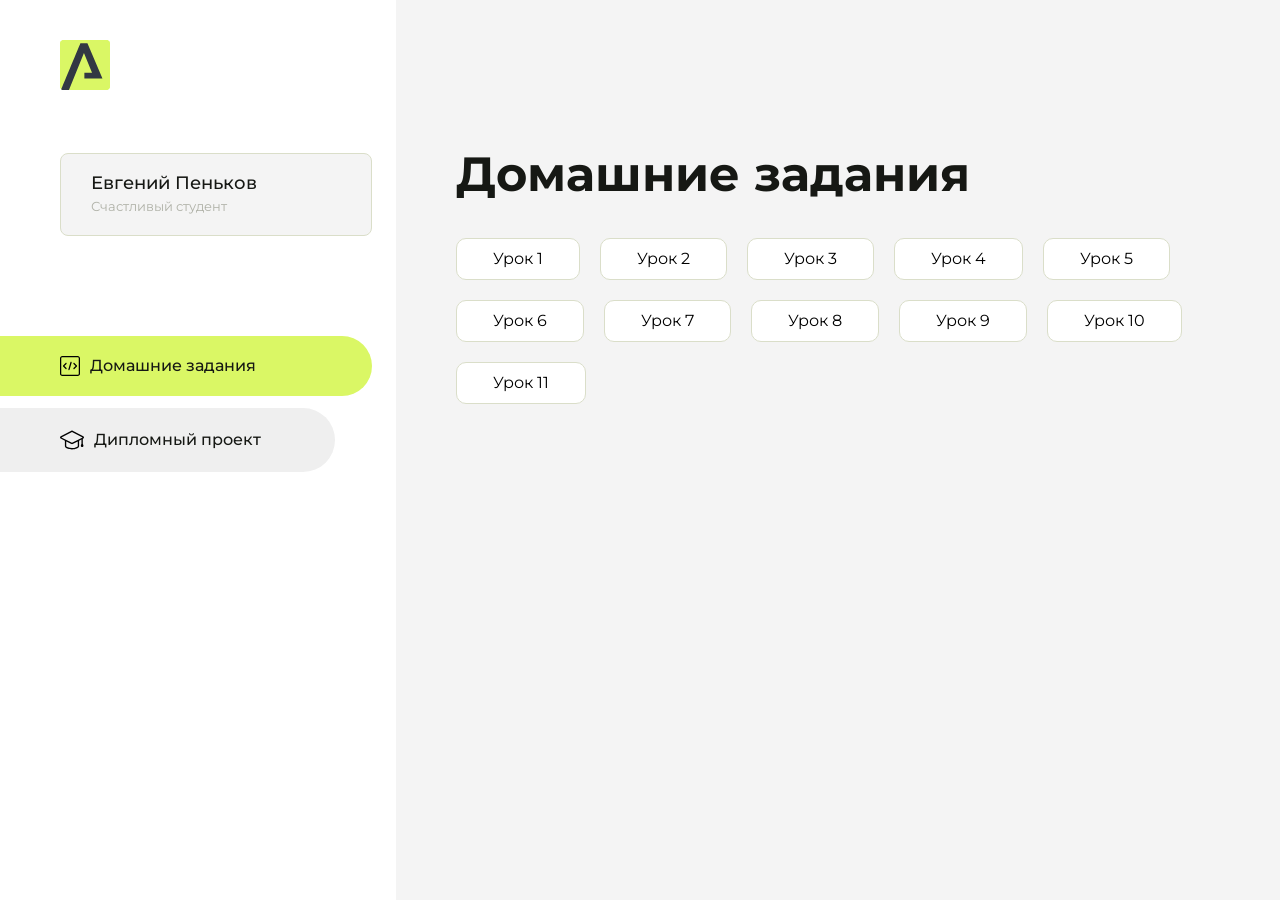
<file: index.html>
<!DOCTYPE html>
<html lang="en">
<head>
    <meta charset="UTF-8">
    <meta name="viewport" content="width=device-width, initial-scale=1.0">
    <title>Домашняя работа</title>
    <link rel="shortcut icon" href="src/logo.ico" type="image/x-icon">
    <link rel="preconnect" href="https://fonts.googleapis.com">
    <link rel="preconnect" href="https://fonts.gstatic.com" crossorigin>
    <link href="https://fonts.googleapis.com/css2?family=Montserrat:wght@400;500;700&family=Rubik:wght@500&display=swap"
          rel="stylesheet">
    <link rel="stylesheet" href="src/style.css">
</head>
<body id="body">
<div class="overlay" id="overlay"></div>
<div class="layout">
    <div class="burger" id="burger">
        <svg viewBox="0 0 24 24" fill="none" xmlns="http://www.w3.org/2000/svg">
            <g id="SVGRepo_bgCarrier" stroke-width="0"></g>
            <g id="SVGRepo_tracerCarrier" stroke-linecap="round" stroke-linejoin="round"></g>
            <g id="SVGRepo_iconCarrier">
                <path d="M4 18L20 18" stroke="#DAF765" stroke-width="2" stroke-linecap="round"></path>
                <path d="M4 12L20 12" stroke="#DAF765" stroke-width="2" stroke-linecap="round"></path>
                <path d="M4 6L20 6" stroke="#DAF765" stroke-width="2" stroke-linecap="round"></path>
            </g>
        </svg>
    </div>
    <aside class="sidebar" id="sidebar">
        <div class="sidebar__inner">
            <div class="logo">
                <svg width="50" height="50" viewBox="0 0 50 50" fill="none" xmlns="http://www.w3.org/2000/svg">
                    <g clip-path="url(#clip0_513_74730)">
                        <path d="M46.17 -0.257004H3.83C1.57281 -0.257004 -0.257 1.57281 -0.257 3.83V46.17C-0.257 48.4272 1.57281 50.257 3.83 50.257H46.17C48.4272 50.257 50.257 48.4272 50.257 46.17V3.83C50.257 1.57281 48.4272 -0.257004 46.17 -0.257004Z"
                              fill="#DAF765"/>
                        <path d="M24.375 38.4H42.461L27.441 3.1585H20.4355C20.4355 3.1585 6.7895 35.881 1.1945 49.294C2.015 50.0275 3.0945 50.257 3.6945 50.257H8.8445L23.954 13.07L32.0465 32.8285H24.375V38.4Z"
                              fill="#323843"/>
                    </g>
                    <defs>
                        <clipPath id="clip0_513_74730">
                            <rect width="50" height="50" fill="white"/>
                        </clipPath>
                    </defs>
                </svg>
            </div>
            <div class="sidebar__user">
                <div class="sidebar__name">Евгений Пеньков</div>
                <div class="sidebar__text">Счастливый студент</div>
            </div>
            <div class="sidebar__tabs">
                <div class="sidebar__item">
                    <button class="sidebar__button active" id="tasks">
                        <svg xmlns="http://www.w3.org/2000/svg" width="20" height="20" viewBox="0 0 20 20" fill="none">
                            <g clip-path="url(#clip0_704_74543)">
                                <path d="M17.7083 20H2.29167C1.0275 20 0 18.9725 0 17.7083V2.29167C0 1.0275 1.0275 0 2.29167 0H17.7083C18.9725 0 20 1.0275 20 2.29167V17.7083C20 18.9725 18.9725 20 17.7083 20ZM2.29167 1.25C1.7175 1.25 1.25 1.7175 1.25 2.29167V17.7083C1.25 18.2825 1.7175 18.75 2.29167 18.75H17.7083C18.2825 18.75 18.75 18.2825 18.75 17.7083V2.29167C18.75 1.7175 18.2825 1.25 17.7083 1.25H2.29167Z"
                                      fill="black"/>
                                <path d="M6.04167 13.125C5.88167 13.125 5.72167 13.0642 5.6 12.9417L3.1 10.4417C2.85583 10.1975 2.85583 9.80167 3.1 9.5575L5.6 7.0575C5.84417 6.81333 6.24 6.81333 6.48417 7.0575C6.72833 7.30167 6.72833 7.6975 6.48417 7.94167L4.42583 10L6.48417 12.0583C6.72833 12.3025 6.72833 12.6983 6.48417 12.9425C6.36167 13.0642 6.20167 13.125 6.04167 13.125Z"
                                      fill="black"/>
                                <path d="M8.95833 14.1667C8.9 14.1667 8.84 14.1583 8.78167 14.1417C8.45083 14.0442 8.26083 13.6967 8.35833 13.3658L10.4417 6.28251C10.5392 5.95084 10.8892 5.76417 11.2175 5.85917C11.5483 5.95667 11.7383 6.30417 11.6408 6.63501L9.5575 13.7183C9.47833 13.9908 9.22833 14.1667 8.95833 14.1667Z"
                                      fill="black"/>
                                <path d="M13.9583 13.125C13.7983 13.125 13.6383 13.0642 13.5167 12.9417C13.2725 12.6975 13.2725 12.3017 13.5167 12.0575L15.575 9.99916L13.5167 7.94083C13.2725 7.69666 13.2725 7.30083 13.5167 7.05666C13.7608 6.81249 14.1567 6.81249 14.4008 7.05666L16.9008 9.55666C17.145 9.80083 17.145 10.1967 16.9008 10.4408L14.4008 12.9408C14.2783 13.0642 14.1183 13.125 13.9583 13.125Z"
                                      fill="black"/>
                            </g>
                            <defs>
                                <clipPath id="clip0_704_74543">
                                    <rect width="20" height="20" fill="white"/>
                                </clipPath>
                            </defs>
                        </svg>
                        <span>Домашние задания</span></button>
                </div>
                <div class="sidebar__item">
                    <button class="sidebar__button" id="diplom">
                        <svg xmlns="http://www.w3.org/2000/svg" width="24" height="24" viewBox="0 0 24 24" fill="none">
                            <g clip-path="url(#clip0_704_74553)">
                                <path d="M23.2628 10.5971C23.7176 10.365 24 9.90375 24 9.39337C24 8.883 23.7176 8.42175 23.2628 8.18962L12.6135 2.75362C12.2291 2.55824 11.7705 2.55787 11.3854 2.75399L0.736875 8.19C0.282375 8.42175 0 8.883 0 9.39337C0 9.90375 0.282375 10.365 0.736875 10.5971L4.89038 12.7177V18.2074C4.89038 19.8154 8.412 21.393 12 21.393C15.5884 21.393 19.1096 19.815 19.1096 18.2074V12.7174L21.4609 11.517V15.8017L20.901 17.2305C20.7409 17.6389 20.7934 18.0994 21.0405 18.4616C21.2876 18.8246 21.6979 19.041 22.1366 19.041C22.5754 19.041 22.9852 18.8246 23.2324 18.462C23.4795 18.099 23.532 17.6385 23.3719 17.2301L22.8124 15.8021V10.827L23.2628 10.5971ZM17.7623 18.1721C17.6198 18.6375 15.3491 20.0419 12 20.0419C8.65088 20.0419 6.38025 18.6375 6.2415 18.2074V12.3037L6.23887 12.3019C6.23812 12.057 6.1065 11.8207 5.87325 11.7019L1.3515 9.39337L12 3.95737L22.6489 9.39337L12 14.8294L5.87325 11.7019C5.54063 11.5331 4.6695 11.6674 4.5 12C4.33012 12.3322 4.55813 12.5479 4.89038 12.7177L11.3857 16.0331C11.5781 16.1314 11.7889 16.1805 12 16.1805C12.2107 16.1805 12.4222 16.1314 12.6146 16.0331L17.7593 13.407L17.7623 18.1721Z"
                                      fill="black"/>
                            </g>
                            <defs>
                                <clipPath id="clip0_704_74553">
                                    <rect width="24" height="24" fill="white"/>
                                </clipPath>
                            </defs>
                        </svg>
                        <span>Дипломный проект</span></button>
                </div>
            </div>
        </div>

    </aside>
    <div class="content">
        <div class="container">
            <div class="content__block" id="tasksBlock">
                <div class="content__title">Домашние задания</div>
                <ul class="content__list">
                    <li class="content__list-item">
                        <a href="lesson1/index.html">Урок 1</a>
                    </li>
                    <li class="content__list-item">
                        <a href="lesson2/index.html">Урок 2</a>
                    </li>
                     <li class="content__list-item">
                        <a href="lesson3/index.html">Урок 3</a>
                    </li>
                     <li class="content__list-item">
                        <a href="lesson4/index.html">Урок 4</a>
                    </li>
                    <li class="content__list-item">
                        <a href="lesson5/article.html">Урок 5</a>
                    </li>
                    <li class="content__list-item">
                        <a href="lesson6/header.html">Урок 6</a>
                    </li>
                    <li class="content__list-item">
                        <a href="lesson7/article.html">Урок 7</a>
                    </li>
                    <li class="content__list-item">
                        <a href="lesson8/forms.html">Урок 8</a>
                    </li>
                    <li class="content__list-item">
                        <a href="lesson9/article.html">Урок 9</a>
                    </li>
                    <li class="content__list-item">
                        <a href="lesson10/index.html">Урок 10</a>
                    </li>
                    <li class="content__list-item">
                        <a href="lesson11/index.html">Урок 11</a>
                    </li>
                </ul>
            </div>
            <div class="content__block hidden" id="diplomBlock">
                <div class="content__title">Дипломный проект</div>
                <div class="content__list-diplom">
                    <a href="ПАПКА-С-НОМЕРОМ-УРОКА">Ссылка на ДЗ</a>
                </div>
                <div class="content__decor">
                    <div class="content__decor-text">Давай проверим, чему ты научился!</div>
                    <div class="content__decor-img">
                        <img src="src/decor.png" alt="decor">
                    </div>
                </div>
            </div>
        </div>
    </div>
</div>
<script src="src/index.js"></script>
</body>
</html>
</file>
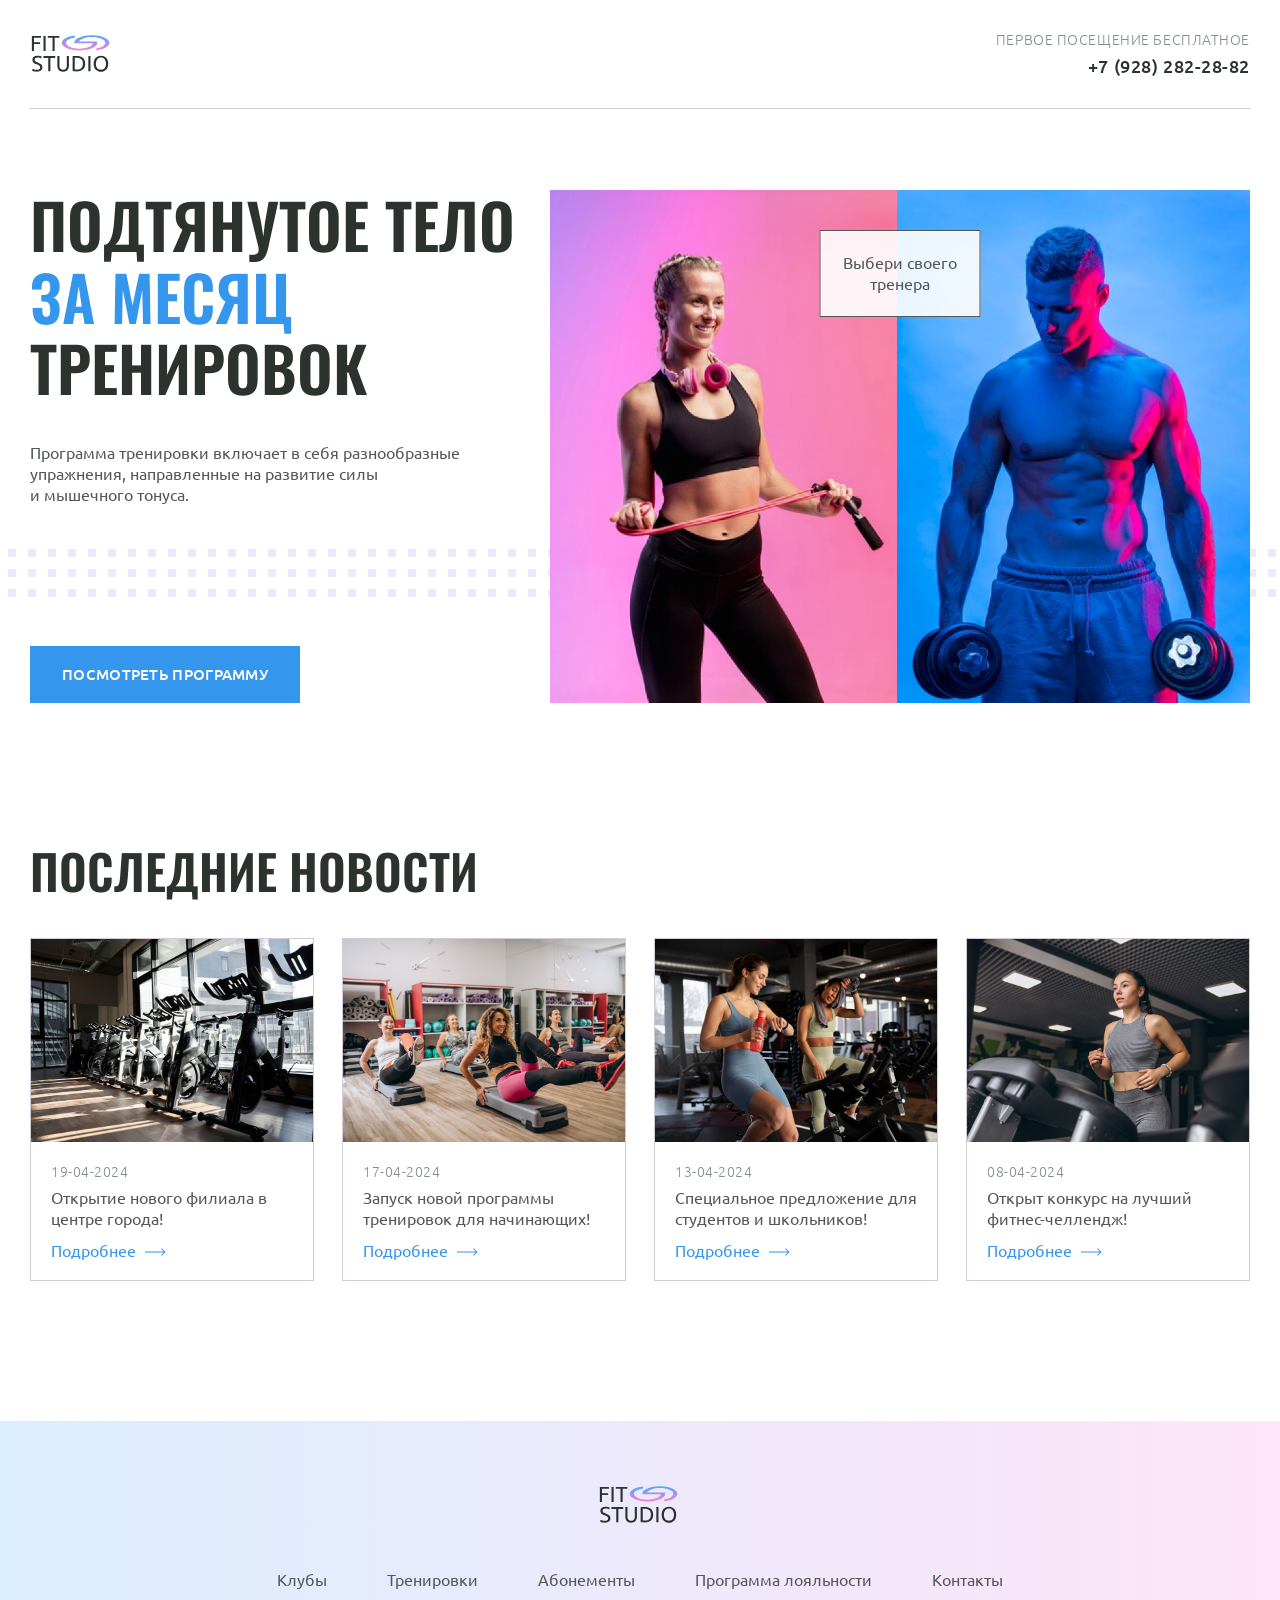
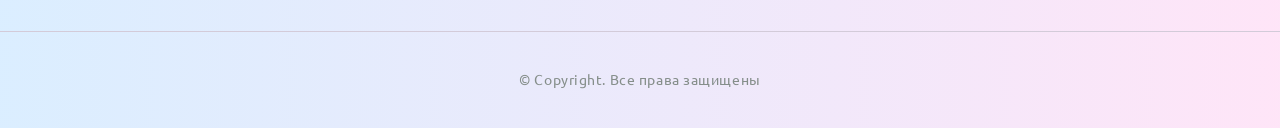
<file: lesson10/index.html>
<!DOCTYPE html>
<html lang="ru">
<head>
    <meta charset="UTF-8">
    <meta name="viewport" content="width=device-width, initial-scale=1.0">
    <title>Fit Studio - Главная</title>
    <link rel="stylesheet" href="./css/normalize.css">
    <link rel="stylesheet" href="./css/fonts.css">
    <link rel="stylesheet" href="./css/globals.css">
    <link rel="stylesheet" href="./css/header.css">
    <link rel="stylesheet" href="./css/index.css">
    <link rel="stylesheet" href="./css/footer.css">
    <link rel="icon" type="image/x-icon" href="./images/favicon.ico">
</head>
<body>
    <header class="header ">
        <div class="container ">
            <div class="header-inner">
                <a href=".//index.html">
                <img src="./images/logo-icon.svg" width="84" height="45" alt="Логотип Fit Studio">
                </a>
                <div class="phone text-sub">
                    <p>Первое посещение бесплатное</p>
                    <a href="tel:+79282822882">+7 (928) 282-28-82</a>
                </div>
            </div>
        </div>

    </header>
    <section class="hero section">
        <div class="container hero-container">
            <div class="hero-info">
                <h1>Подтянутое тело <strong>за месяц</strong> тренировок
                </h1>
                <p class="text">Программа тренировки включает в себя разнообразные упражнения, направленные на развитие силы и мышечного тонуса.</p>
                <a class="button" href="#">Посмотреть программу</a>
            </div>
            <div class="hero-images">
                <p class="hero-choose text">Выбери своего тренера</p>
                <img src="./images/sporty-woman-img.jpg" width="347" height="513" alt="Спортивная девушка на розовом фоне">
                <img src="./images/sporty-man-img.jpg" width="353" height="513" alt="Спортивный мужчина с гантелями">
            </div>
        </div>
    </section>
    <section class="news section">
        <div class="container">
            <h2 class="title-large">Последние новости</h2>
            <div class="news-container">
                <article class="news-article">
                    <header>
                        <img src="./images/news-img1.png"
                         width="284" 
                         height="203" 
                         alt="Велотренажеры в спортивном зале">
                         <div class="news-info">
                            <time class="news-date text-sub" datetime="2024-04-19">
                                19-04-2024</time>
                            <h3 class="text">Открытие нового филиала в центре города! </h3>
                         </div>
                    </header>
                    <footer>
                        <a class="news-link" href="article.html">Подробнее</a>
                    </footer>
                </article>
                <article class="news-article">
                    <header>
                        <img src="./images/news-img2.png"
                         width="284" 
                         height="203" 
                         alt="Девушки качают пресс в спортивном зале">
                         <div class="news-info">
                            <time class="news-date text-sub" datetime="2024-04-17">
                                17-04-2024</time>
                            <h3 class="text">Запуск новой программы тренировок для начинающих!</h3>
                         </div>
                    </header>
                    <footer>
                        <a class="news-link" href="article.html">Подробнее</a>
                    </footer>
                </article>
                <article class="news-article">
                    <header>
                        <img src="./images/news-img3.png"
                         width="284" 
                         height="203" 
                         alt="Подруги отдыхают после кардио тренировки на велотренажере">
                         <div class="news-info">
                            <time class="news-date text-sub" datetime="2024-04-13">
                                13-04-2024</time>
                            <h3 class="text">Специальное предложение для студентов и школьников!</h3>
                         </div>
                    </header>
                    <footer>
                        <a class="news-link" href="article.html">Подробнее</a>
                    </footer>
                </article>
                <article class="news-article">
                    <header>
                        <img src="./images/news-img4.png"
                         width="284" 
                         height="203" 
                         alt="Девушка занимается спортом на беговой дорожке">
                         <div class="news-info">
                            <time class="news-date text-sub" datetime="2024-04-08">
                                08-04-2024</time>
                            <h3 class="text">Открыт конкурс на лучший фитнес-челлендж!</h3>
                         </div>
                    </header>
                    <footer>
                        <a class="news-link" href="article.html">Подробнее</a>
                    </footer>
                </article>
            </div>
        </div>
    </section>
    <footer class="footer">
        <div class="footer-top">
            <div class="container">
                <a href="/" class="footer-logo">
                <img src="./images/logo-icon.svg" width="84" height="45" alt="Логотип Fit Studio">
                </a> 
                <nav class="menu">
                    <ul>
                        <li><a href="#">Клубы</a></li>
                        <li><a href="#">Тренировки</a></li>
                        <li><a href="#">Абонементы</a></li>
                        <li><a href="#">Программа лояльности</a></li>
                        <li><a href="#">Контакты</a></li>
                    </ul>
                </nav>
            </div>
        </div>
        <div>
            <p class="copiright"> &copy; Copyright. Все права защищены</p>
        </div>

    </footer>
</body>
</html>
</file>
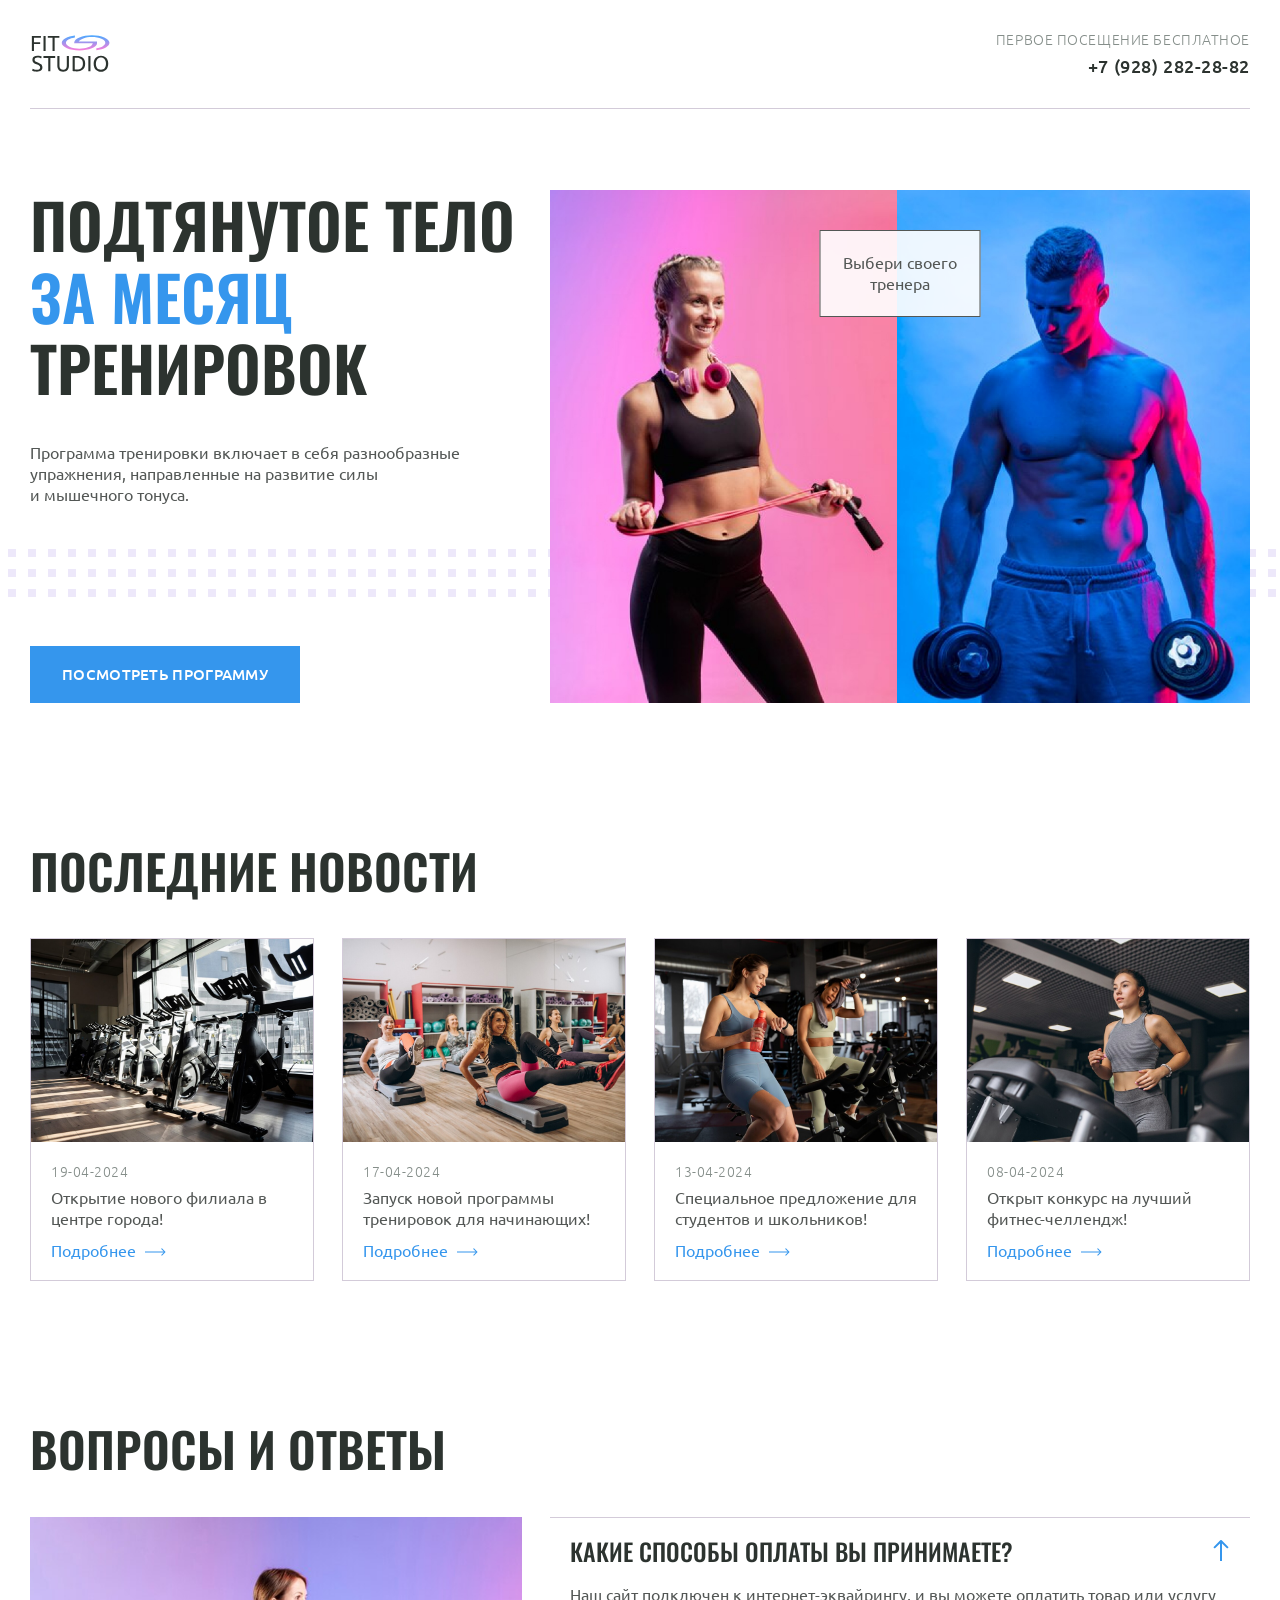
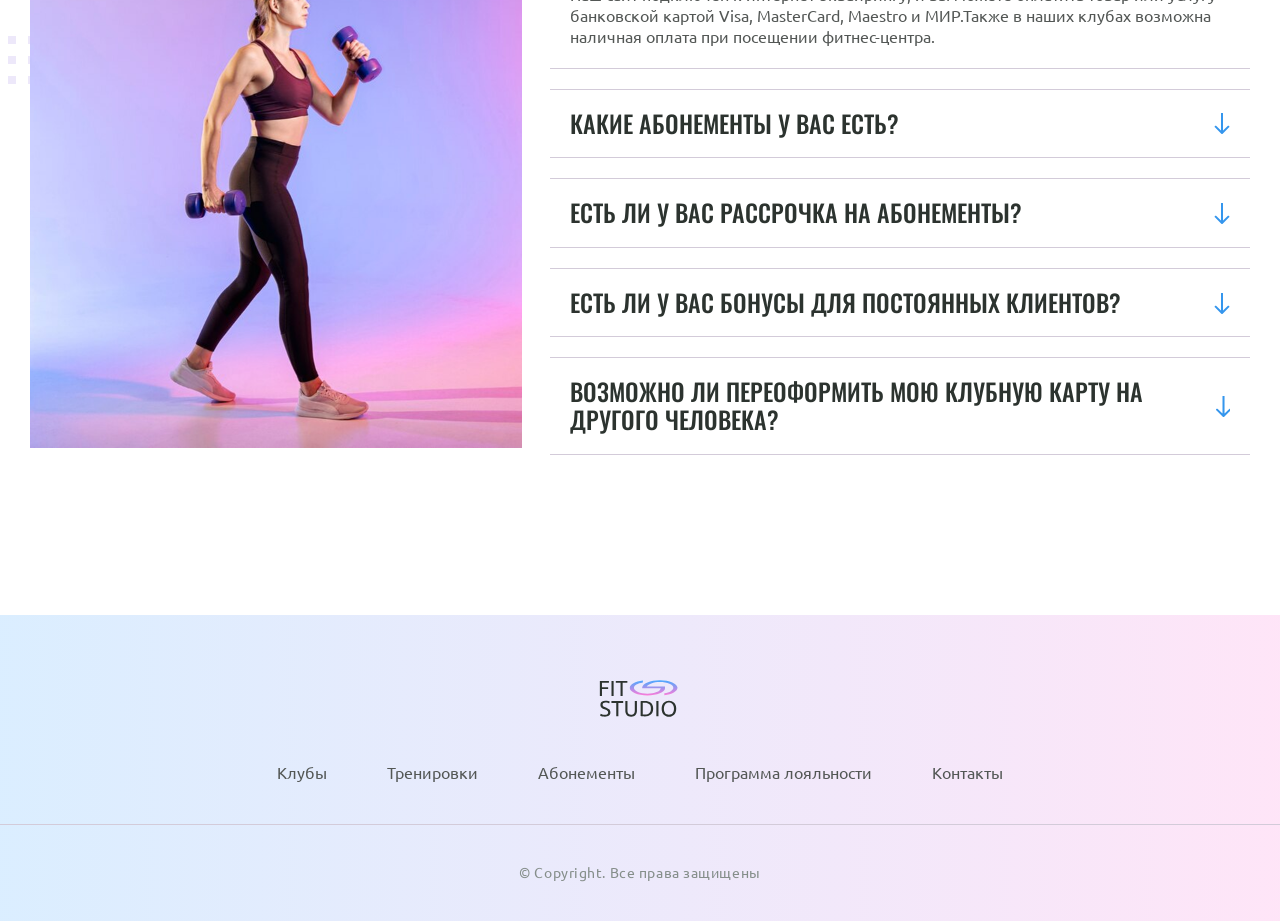
<file: lesson11/index.html>
<!DOCTYPE html>
<html lang="ru">
<head>
    <meta charset="UTF-8">
    <meta name="viewport" content="width=device-width, initial-scale=1.0">
    <title>Fit Studio - Главная</title>
    <link rel="stylesheet" href="./css/normalize.css">
    <link rel="stylesheet" href="./css/fonts.css">
    <link rel="stylesheet" href="./css/globals.css">
    <link rel="stylesheet" href="./css/header.css">
    <link rel="stylesheet" href="./css/index.css">
    <link rel="stylesheet" href="./css/footer.css">
    <link rel="icon" type="image/x-icon" href="./images/favicon.ico">
</head>
<body>
    <header class="header ">
        <div class="container ">
            <div class="header-inner">
                <a href=".//index.html">
                <img src="./images/logo-icon.svg" width="84" height="45" alt="Логотип Fit Studio">
                </a>
                <div class="phone text-sub">
                    <p>Первое посещение бесплатное</p>
                    <a href="tel:+79282822882">+7 (928) 282-28-82</a>
                </div>
            </div>
        </div>

    </header>
    <section class="hero section">
        <div class="container hero-container">
            <div class="hero-info">
                <h1>Подтянутое тело <strong>за месяц</strong> тренировок
                </h1>
                <p class="text">Программа тренировки включает в себя разнообразные упражнения, направленные на развитие силы и мышечного тонуса.</p>
                <a class="button" href="#">Посмотреть программу</a>
            </div>
            <div class="hero-images">
                <p class="hero-choose text">Выбери своего тренера</p>
                <img src="./images/sporty-woman-img.jpg" width="347" height="513" alt="Спортивная девушка на розовом фоне">
                <img src="./images/sporty-man-img.jpg" width="353" height="513" alt="Спортивный мужчина с гантелями">
            </div>
        </div>
    </section>
    <section class="news section">
        <div class="container">
            <h2 class="title-large">Последние новости</h2>
            <div class="news-container">
                <article class="news-article">
                    <header>
                        <img src="./images/news-img1.png"
                         width="284" 
                         height="203" 
                         alt="Велотренажеры в спортивном зале">
                         <div class="news-info">
                            <time class="news-date text-sub" datetime="2024-04-19">
                                19-04-2024</time>
                            <h3 class="text">Открытие нового филиала в центре города! </h3>
                         </div>
                    </header>
                    <footer>
                        <a class="news-link" href="article.html">Подробнее</a>
                    </footer>
                </article>
                <article class="news-article">
                    <header>
                        <img src="./images/news-img2.png"
                         width="284" 
                         height="203" 
                         alt="Девушки качают пресс в спортивном зале">
                         <div class="news-info">
                            <time class="news-date text-sub" datetime="2024-04-17">
                                17-04-2024</time>
                            <h3 class="text">Запуск новой программы тренировок для начинающих!</h3>
                         </div>
                    </header>
                    <footer>
                        <a class="news-link" href="article.html">Подробнее</a>
                    </footer>
                </article>
                <article class="news-article">
                    <header>
                        <img src="./images/news-img3.png"
                         width="284" 
                         height="203" 
                         alt="Подруги отдыхают после кардио тренировки на велотренажере">
                         <div class="news-info">
                            <time class="news-date text-sub" datetime="2024-04-13">
                                13-04-2024</time>
                            <h3 class="text">Специальное предложение для студентов и школьников!</h3>
                         </div>
                    </header>
                    <footer>
                        <a class="news-link" href="article.html">Подробнее</a>
                    </footer>
                </article>
                <article class="news-article">
                    <header>
                        <img src="./images/news-img4.png"
                         width="284" 
                         height="203" 
                         alt="Девушка занимается спортом на беговой дорожке">
                         <div class="news-info">
                            <time class="news-date text-sub" datetime="2024-04-08">
                                08-04-2024</time>
                            <h3 class="text">Открыт конкурс на лучший фитнес-челлендж!</h3>
                         </div>
                    </header>
                    <footer>
                        <a class="news-link" href="article.html">Подробнее</a>
                    </footer>
                </article>
            </div>
        </div>
    </section>
    <section class="faq section">
        <div class="container">
            <h2 class="title-large">Вопросы и ответы</h2>
            <div class="faq-container">
                <img src="./images/sporty-woman2-img.png" 
                width="492" 
                height="531" 
                alt="Спортивная девушка с гантелями">
                <div> 
                    <details name="faq" open>
                        <summary class="title-medium">Какие способы оплаты вы принимаете?</summary>
                        <p class="text">Наш сайт подключен к интернет-эквайрингу, и вы можете оплатить товар или услугу банковской картой Visa, MasterCard, Maestro и МИР.Также в наших клубах возможна наличная оплата при посещении фитнес-центра.</p>
                    </details>
                    <details name="faq">
                        <summary class="title-medium">Какие абонементы у вас есть?</summary>
                        <p class="text">Наш сайт подключен к интернет-эквайрингу, и вы можете оплатить товар или услугу банковской картой Visa, MasterCard, Maestro и МИР.Также в наших клубах возможна наличная оплата при посещении фитнес-центра.</p>
                    </details>
                    <details name="faq">
                        <summary class="title-medium">Есть ли у вас рассрочка на абонементы?</summary>
                        <p class="text">Наш сайт подключен к интернет-эквайрингу, и вы можете оплатить товар или услугу банковской картой Visa, MasterCard, Maestro и МИР.Также в наших клубах возможна наличная оплата при посещении фитнес-центра.</p>
                    </details>
                    <details name="faq">
                        <summary class="title-medium">Есть ли у вас бонусы для постоянных клиентов?</summary>
                        <p class="text">Наш сайт подключен к интернет-эквайрингу, и вы можете оплатить товар или услугу банковской картой Visa, MasterCard, Maestro и МИР.Также в наших клубах возможна наличная оплата при посещении фитнес-центра.</p>
                    </details>
                    <details name="faq">
                        <summary class="title-medium">Возможно ли переоформить мою клубную карту на другого человека?</summary>
                        <p class="text">Наш сайт подключен к интернет-эквайрингу, и вы можете оплатить товар или услугу банковской картой Visa, MasterCard, Maestro и МИР.Также в наших клубах возможна наличная оплата при посещении фитнес-центра.</p>
                    </details>
                </div>
            </div>
        </div>
    </section>
    <footer class="footer">
        <div class="footer-top">
            <div class="container">
                <a href="/" class="footer-logo">
                <img src="./images/logo-icon.svg" width="84" height="45" alt="Логотип Fit Studio">
                </a> 
                <nav class="menu">
                    <ul>
                        <li><a href="#">Клубы</a></li>
                        <li><a href="#">Тренировки</a></li>
                        <li><a href="#">Абонементы</a></li>
                        <li><a href="#">Программа лояльности</a></li>
                        <li><a href="#">Контакты</a></li>
                    </ul>
                </nav>
            </div>
        </div>
        <div>
            <p class="copiright"> &copy; Copyright. Все права защищены</p>
        </div>

    </footer>
</body>
</html>
</file>
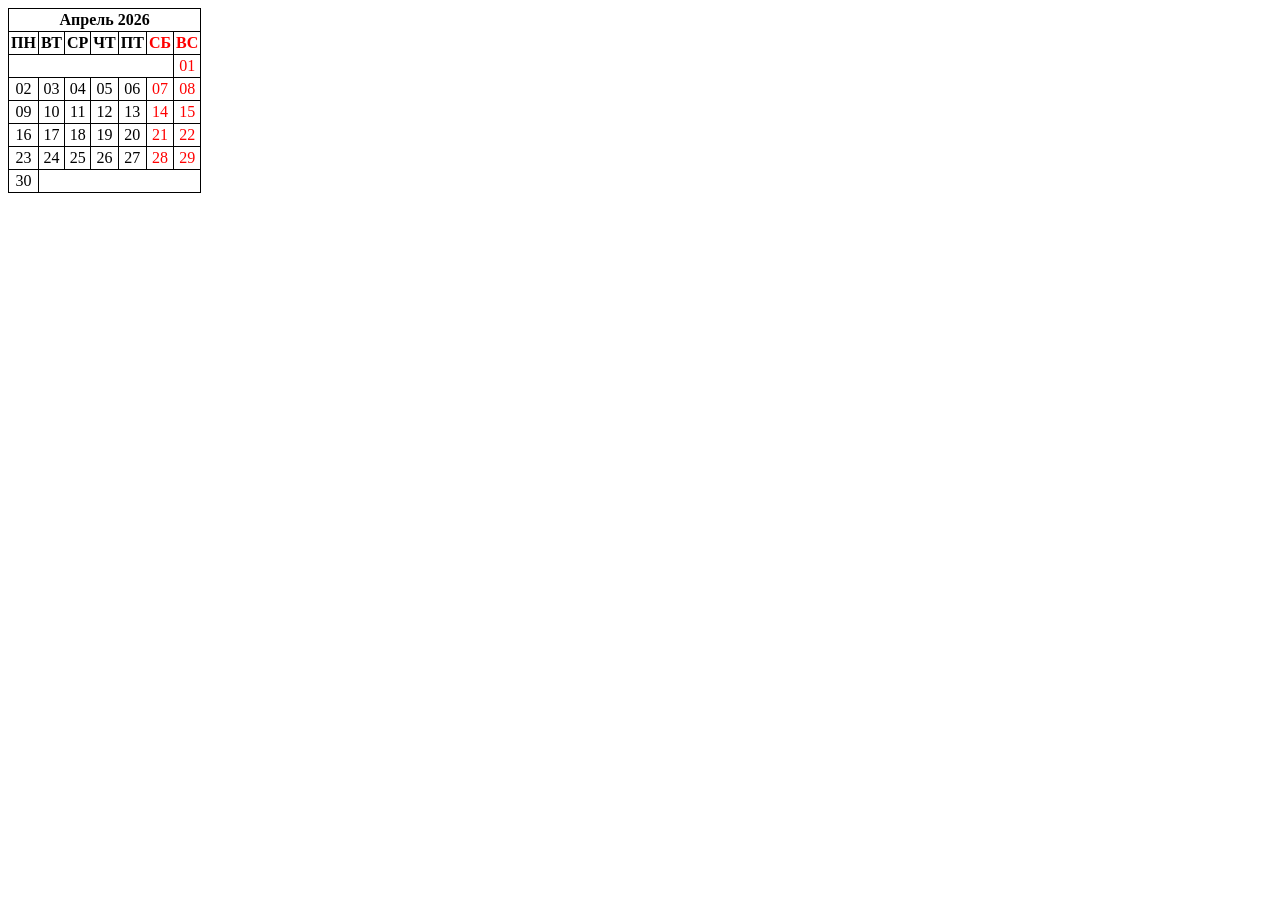
<file: lesson3/index.html>
<!DOCTYPE html>
<html lang="en">
<head>
    <meta charset="UTF-8">
    <meta name="viewport" content="width=device-width, initial-scale=1.0">
    <link rel="stylesheet" href="style.css">
    <title>Моя первая таблица</title>
</head>
<body>
   <table>
    <caption>Апрель 2026</caption>
    <thead>
            <th>ПН</th>
            <th>ВТ</th>
            <th>СР</th>
            <th>ЧТ</th>
            <th>ПТ</th>
            <th class="color">СБ</th>
            <th class="color">ВС</th>     
    </thead>
    <tbody>   
        <tr>
            <td colspan="6"></td>
            <td class="color">01</td>
        </tr>
        <tr>
            <td>02</td>
            <td>03</td>
            <td>04</td>
            <td>05</td>
            <td>06</td>
            <td class="color">07</td>
            <td class="color">08</td>
        <tr>
            <td>09</td>
            <td>10</td>
            <td>11</td>
            <td>12</td>
            <td>13</td>
            <td class="color">14</td>
            <td class="color">15</td>
        </tr>
        <tr>
            <td>16</td>
            <td>17</td>
            <td>18</td>
            <td>19</td>
            <td>20</td>
            <td class="color">21</td>
            <td class="color">22</td>
        </tr>
        <tr>
            <td>23</td>
            <td>24</td>
            <td>25</td>
            <td>26</td>
            <td>27</td>
            <td class="color">28</td>
            <td class="color">29</td>
        </tr>
        <tr>
            <td>30</td>
            <td colspan="6"></td>
        </tr>   
    </tbody>
   </table> 
</body>
</html>
</file>
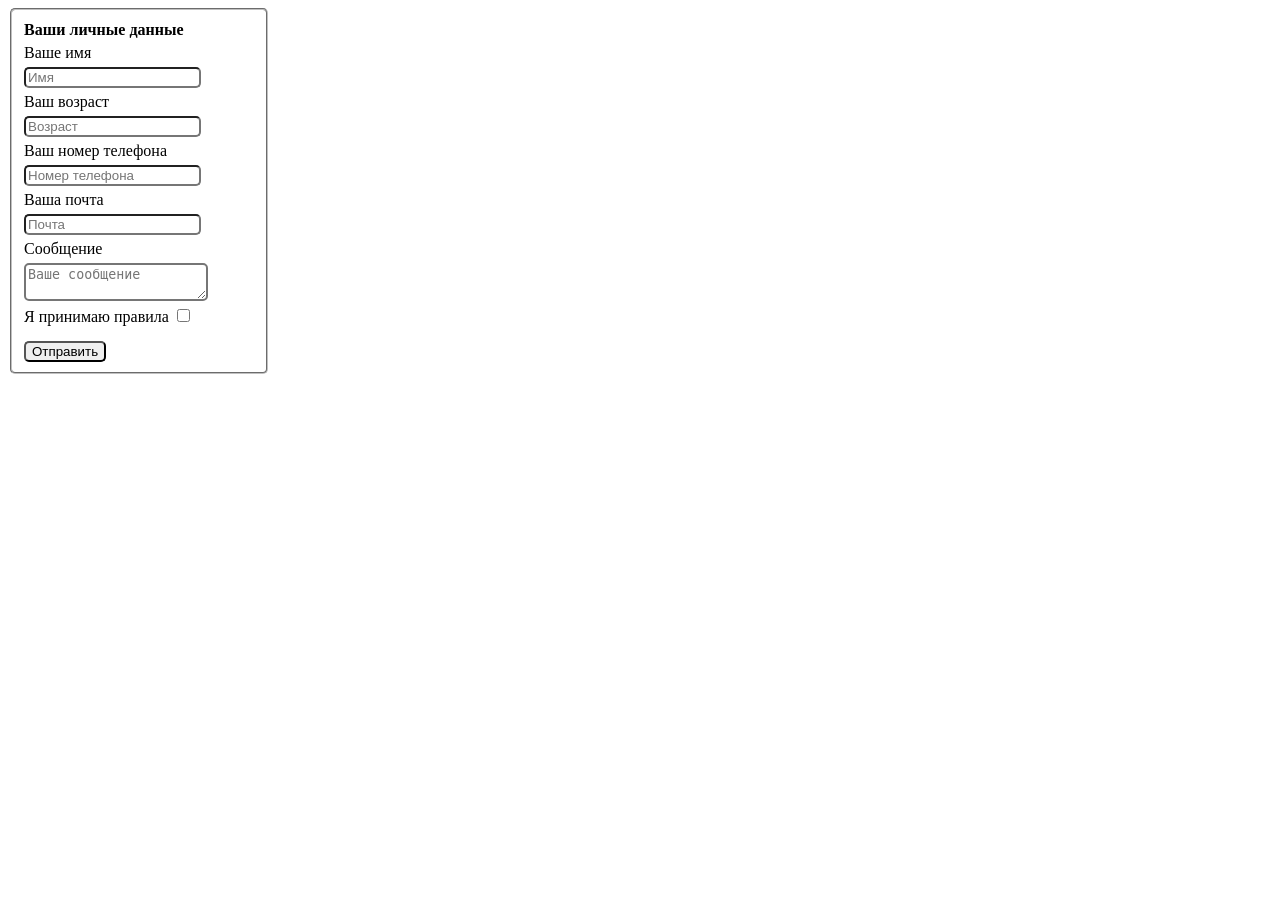
<file: lesson4/index.html>
<!DOCTYPE html>
<html lang="en">
<head>
    <meta charset="UTF-8">
    <meta name="viewport" content="width=device-width, initial-scale=1.0">
    <link rel="stylesheet" href="style.css">
    <title>Моя первая форма</title>
</head>
<body>
   <form>
    <fieldset>
        <h4>Ваши личные данные</h4>
        <label>
           Ваше имя
<input id="input1" type="text" placeholder="Имя" name="name" required/>
        </label>
        <label>
            Ваш возраст
<input id="input2" type="number" placeholder="Возраст" name="age" required/>
        </label>
        <label>
            Ваш номер телефона
<input id="input3" type="tel" placeholder="Номер телефона" name="tel" required/>
        </label>
        <label>
            Ваша почта
<input id="input4" type="email" placeholder="Почта" required/>
        </label>
        <label>
            Сообщение
<textarea id="input5" required placeholder="Ваше сообщение" name="message"></textarea>
        </label>
        <label>
            Я принимаю правила 
<input id="input6" type="checkbox" required name="Согласие" value=""/>
        </label>
         <label>
             <button id="input7" type="submit">Отправить</button>
        </label>
    </fieldset>
   </form> 
</body>
</html>
</file>
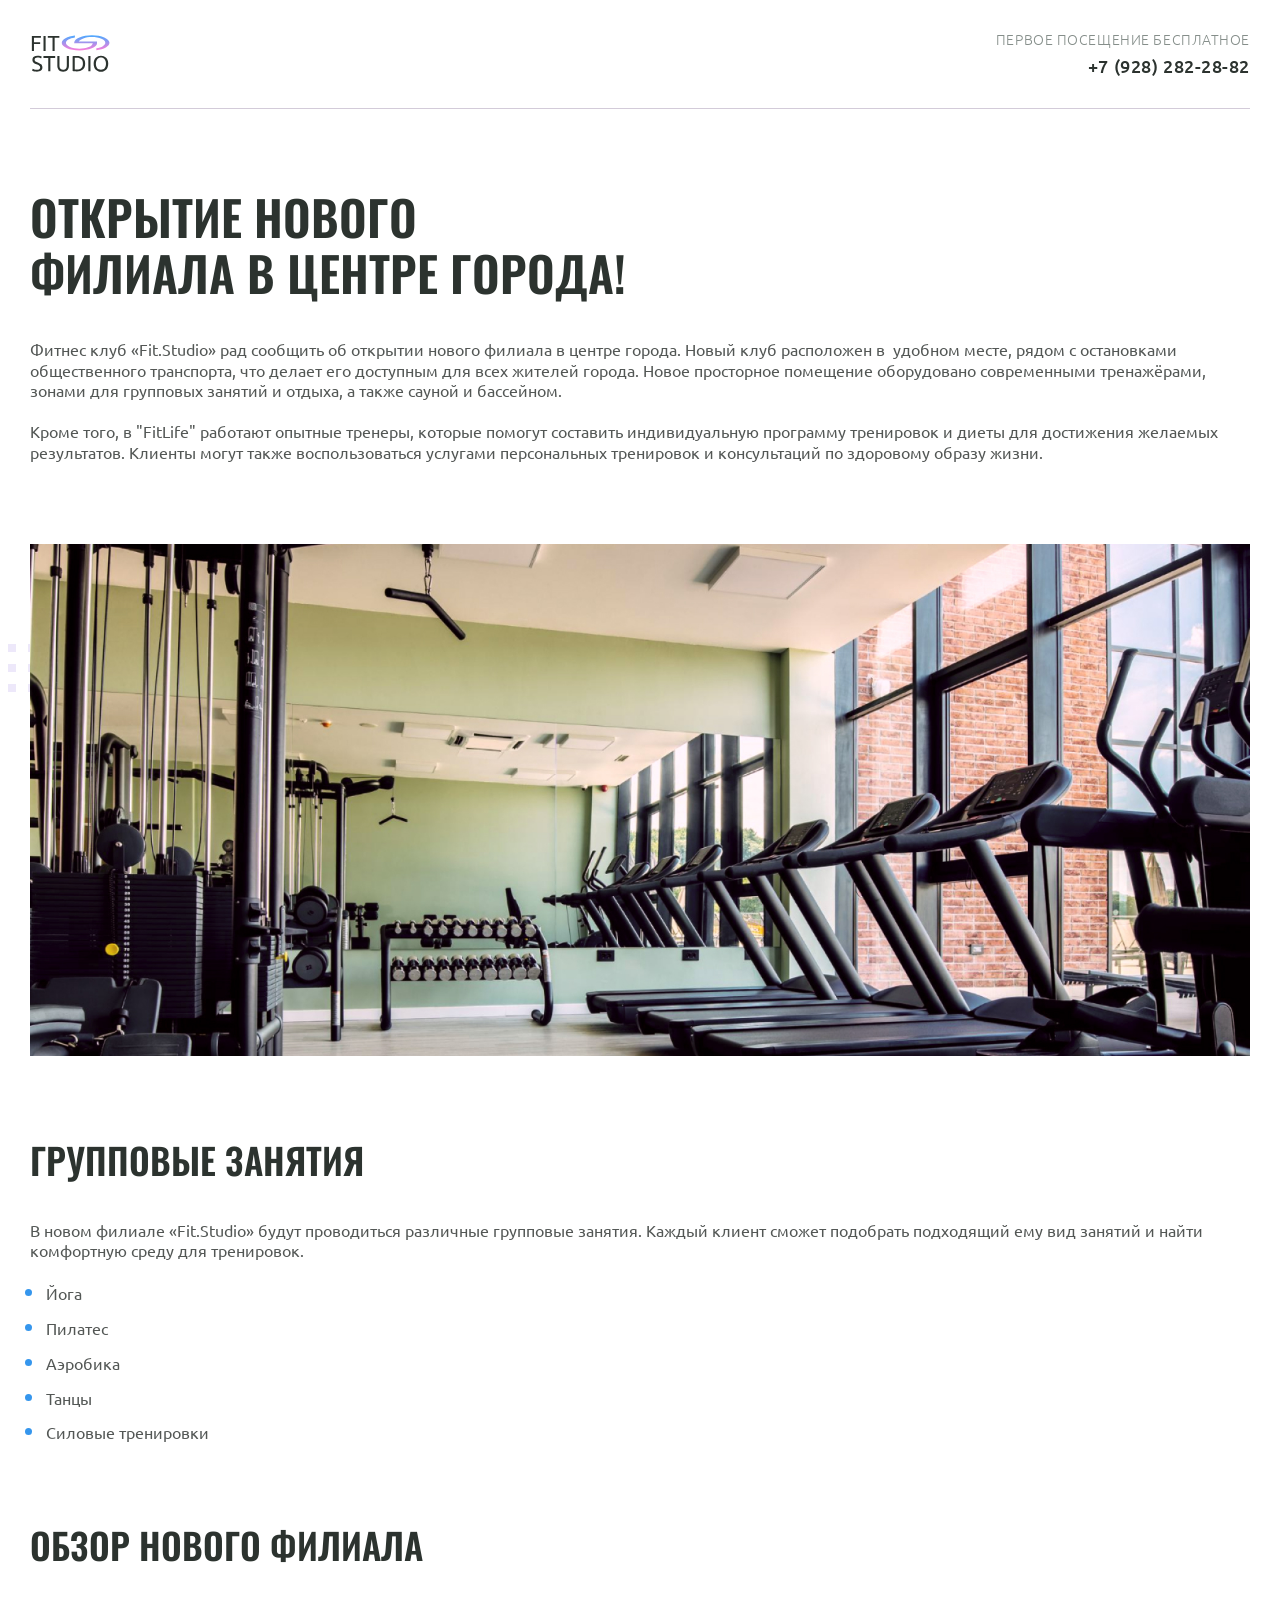
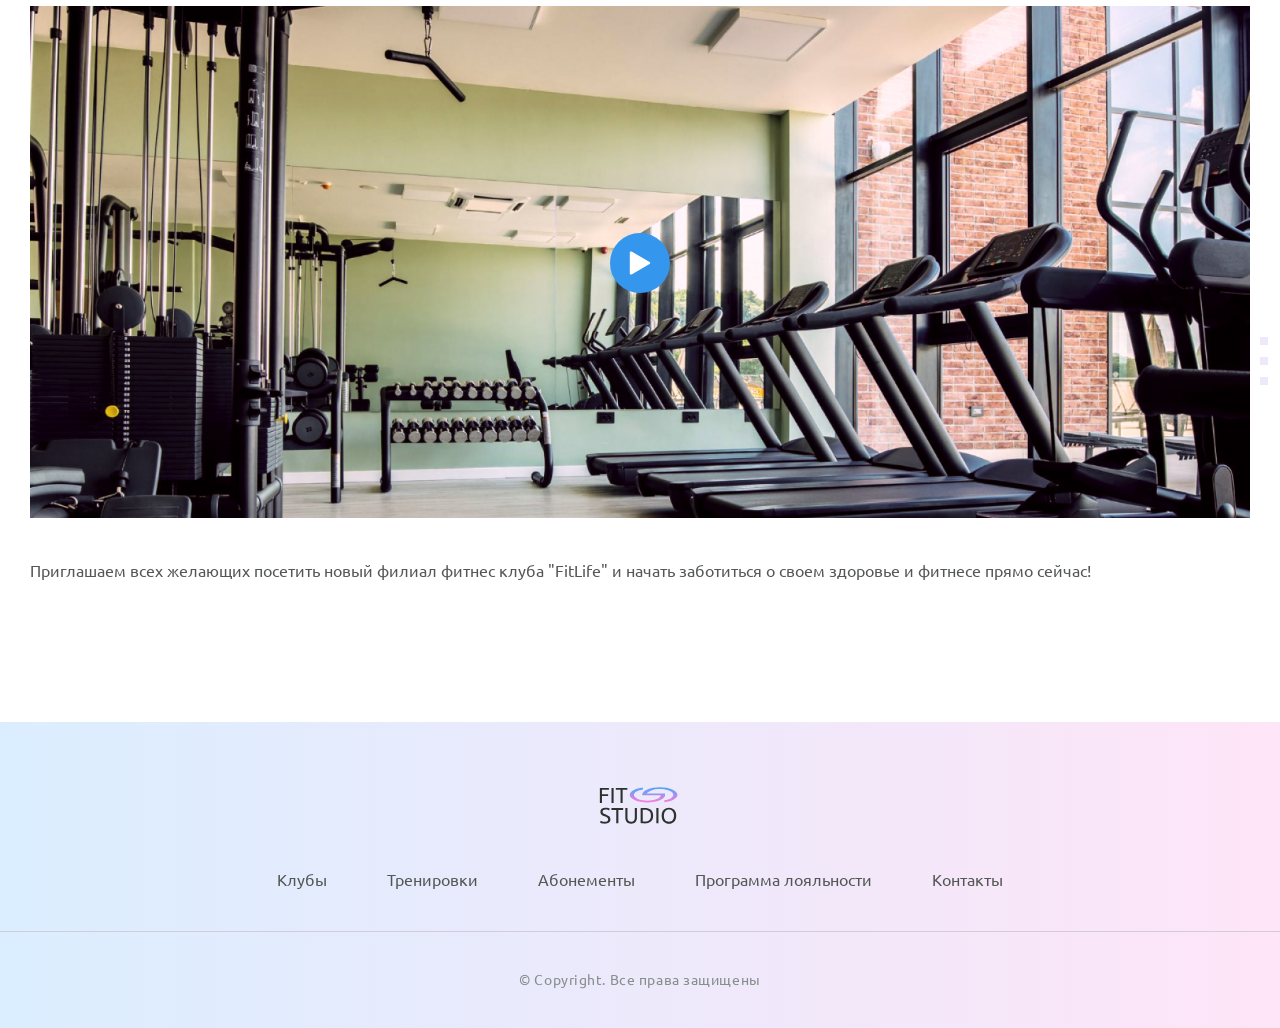
<file: lesson10/article.html>
<!DOCTYPE html>
<html lang="ru">
<head>
    <meta charset="UTF-8">
    <meta name="viewport" content="width=device-width, initial-scale=1.0">
    <title>Fit Studio - Открытие нового филиала!</title>
    <link rel="stylesheet" href="./css/normalize.css">
    <link rel="stylesheet" href="./css/fonts.css">
    <link rel="stylesheet" href="./css/globals.css">
    <link rel="stylesheet" href="./css/header.css">
    <link rel="stylesheet" href="./css/article.css">
    <link rel="stylesheet" href="./css/footer.css">
    <link rel="icon" type="image/x-icon" href="./images/favicon.ico">
</head>
<body>
   <header class="header ">
        <div class="container ">
            <div class="header-inner">
                <a href=".//index.html">
                <img src="./images/logo-icon.svg" width="84" height="45" alt="Логотип Fit Studio">
                </a>
                <div class="phone text-sub ">
                    <p>Первое посещение бесплатное</p>
                    <a href="tel:+79282822882">+7 (928) 282-28-82</a>
                </div>
            </div>
        </div>

    </header>
    <article class="article">
      <div class="container">
        <h1 class="title-large">
          Открытие нового филиала в центре города!
        </h1>
        <p class="article-text">
          Фитнес клуб «Fit.Studio» рад сообщить об открытии нового филиала
          в центре города. Новый клуб расположен в  удобном месте, рядом
          с остановками общественного транспорта, что делает его доступным
          для всех жителей города. Новое просторное помещение оборудовано
          современными тренажёрами, зонами для групповых занятий и отдыха,
          а также сауной и бассейном.
        </p>
        <p class="article-text article-mb-1">
          Кроме того, в "FitLife" работают опытные тренеры, которые помогут
          составить индивидуальную программу тренировок и диеты для достижения
          желаемых результатов. Клиенты могут также воспользоваться услугами
          персональных тренировок и консультаций по здоровому образу жизни.
        </p>
        <div class="article-decor-wrapper article-decor-wrapper-1 article-mb-1">
          <img
            class="article-img"
            src="./images/gym-img.jpg"
            width="1220"
            height="512"
            alt="Тренажерный зал"
          />
        </div>
        <h2 class="title-large article-title-medium">Групповые занятия</h2>
        <p class="article-text">
          В новом филиале «Fit.Studio» будут проводиться различные групповые
          занятия. Каждый клиент сможет подобрать подходящий ему вид занятий
          и найти комфортную среду для тренировок.
        </p>
        <ul class="article-list article-text article-mb-1">
          <li class="article-item">Йога</li>
          <li class="article-item">Пилатес</li>
          <li class="article-item">Аэробика</li>
          <li class="article-item">Танцы</li>
          <li class="article-item">Силовые тренировки</li>
        </ul>
        <h2 class="title-large article-title-medium">Обзор нового филиала</h2>
        <div class="article-decor-wrapper article-decor-wrapper-2 article-mb-2">
          <button class="article-play-button">
            <img
              src="./images/play-icon.svg"
              width="24"
              height="24"
              alt="Запустить"
            />
          </button>
          <img
            class="article-img"
            src="./images/gym-img.jpg"
            width="1220"
            height="512"
            alt="Тренажерный зал"
          />
        </div>
        <p class="article-text">
          Приглашаем всех желающих посетить новый филиал фитнес клуба "FitLife"
          и начать заботиться о своем здоровье и фитнесе прямо сейчас!
        </p>
      </div>
    </article>
     <footer class="footer">
        <div class="footer-top">
            <div class="container">
                <a href="/" class="footer-logo">
                <img src="./images/logo-icon.svg" width="84" height="45" alt="Логотип Fit Studio">
                </a> 
                <nav class="menu">
                    <ul>
                        <li><a href="#">Клубы</a></li>
                        <li><a href="#">Тренировки</a></li>
                        <li><a href="#">Абонементы</a></li>
                        <li><a href="#">Программа лояльности</a></li>
                        <li><a href="#">Контакты</a></li>
                    </ul>
                </nav>
            </div>
        </div>
        <div>
            <p class="copiright"> &copy; Copyright. Все права защищены</p>
        </div>

    </footer>
  </body>
</html>
</file>
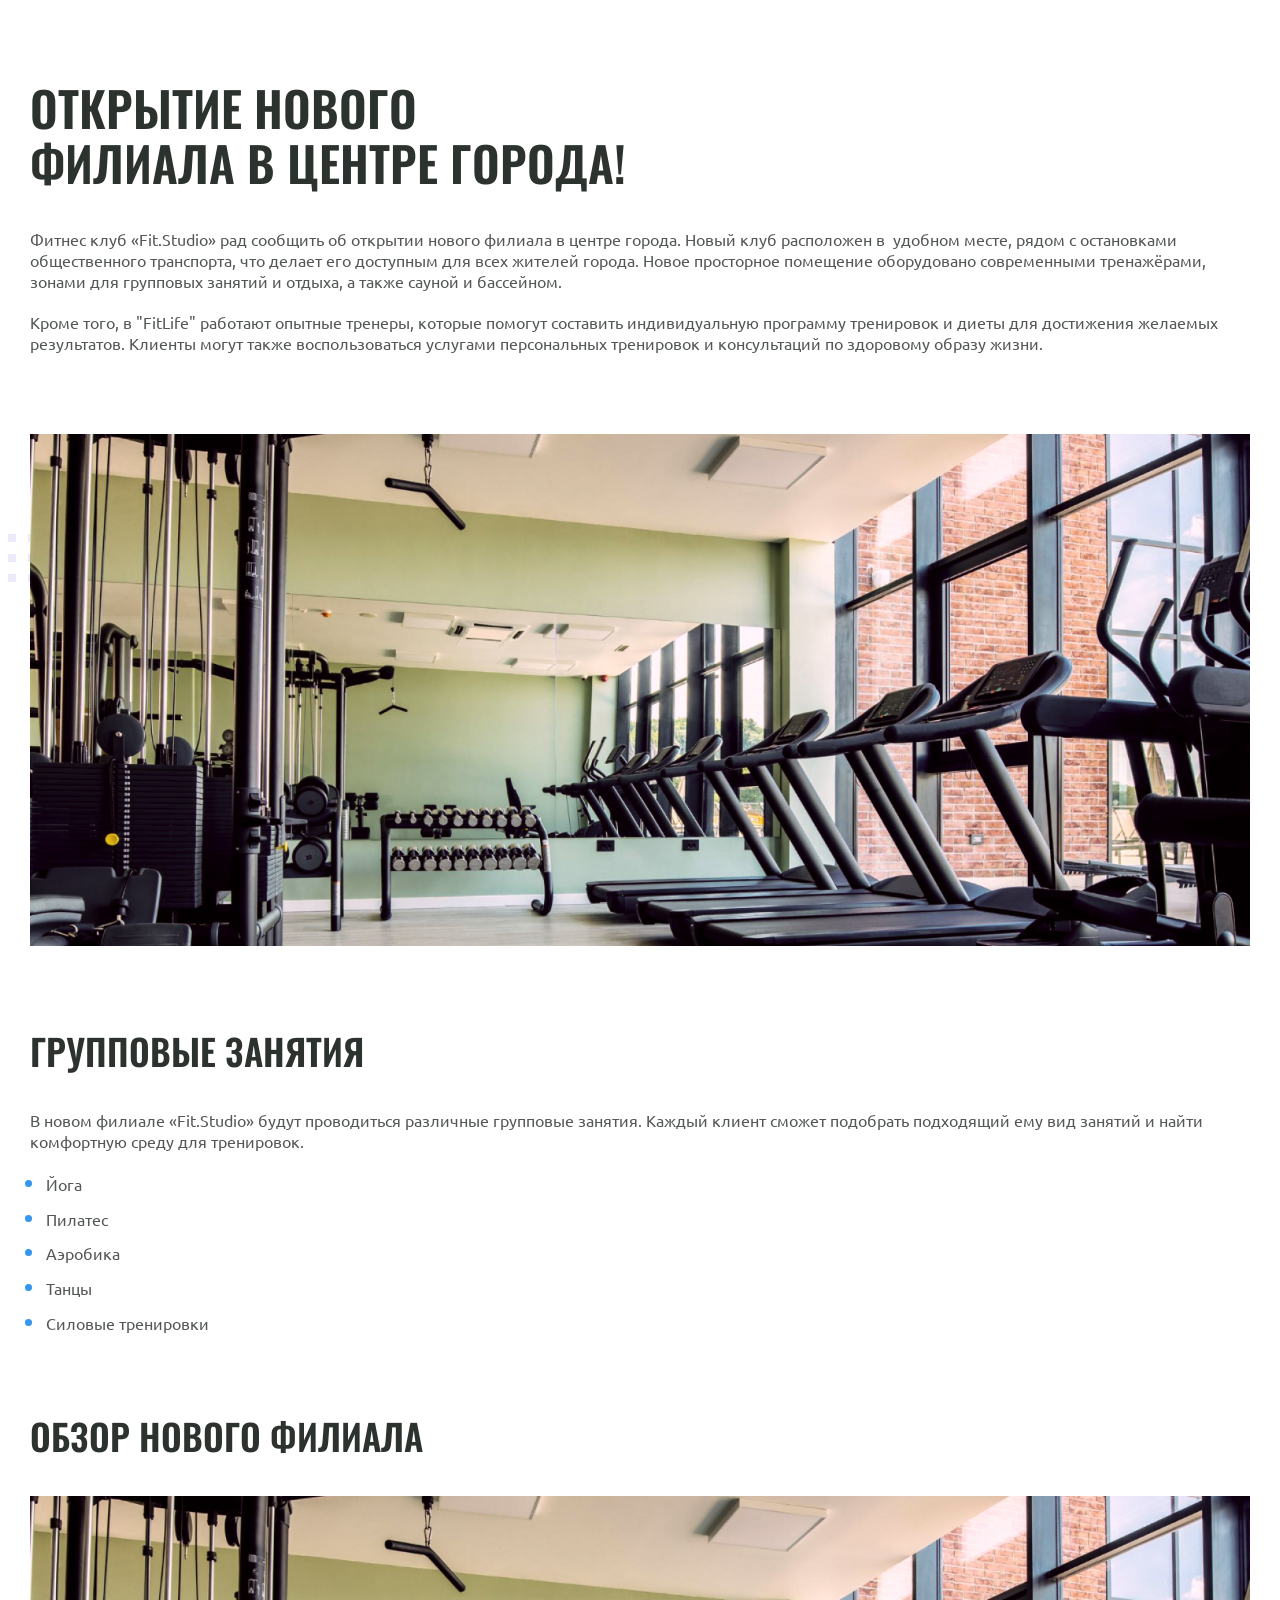
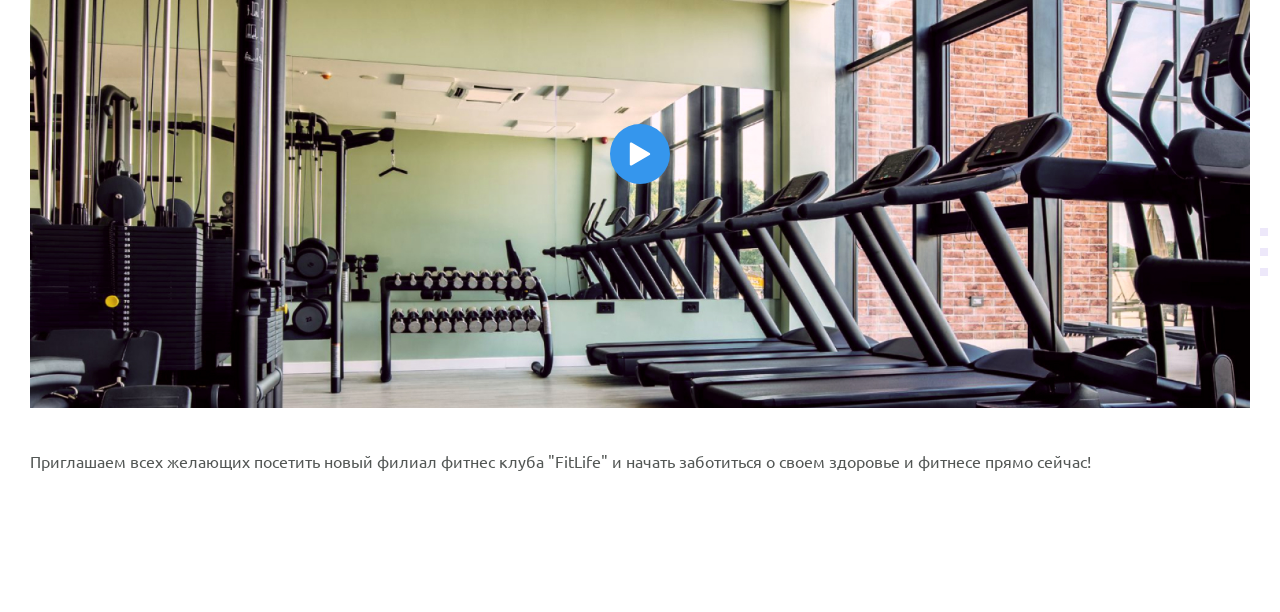
<file: lesson7/article.html>
<!DOCTYPE html>
<html lang="ru">
  <head>
    <meta charset="UTF-8" />
    <meta name="viewport" content="width=device-width, initial-scale=1.0" />
    <title>Fit Studio - Открытие нового филиала!</title>
    <link rel="stylesheet" href="./css/normalize.css" />
    <link rel="stylesheet" href="./css/fonts.css" />
    <link rel="stylesheet" href="./css/article.css" />
  </head>
  <body>
    <article class="article">
      <div class="container">
        <h1 class="article-title article-title-large">
          Открытие нового филиала в центре города!
        </h1>
        <p class="article-text">
          Фитнес клуб «Fit.Studio» рад сообщить об открытии нового филиала
          в центре города. Новый клуб расположен в  удобном месте, рядом
          с остановками общественного транспорта, что делает его доступным
          для всех жителей города. Новое просторное помещение оборудовано
          современными тренажёрами, зонами для групповых занятий и отдыха,
          а также сауной и бассейном.
        </p>
        <p class="article-text article-mb-1">
          Кроме того, в "FitLife" работают опытные тренеры, которые помогут
          составить индивидуальную программу тренировок и диеты для достижения
          желаемых результатов. Клиенты могут также воспользоваться услугами
          персональных тренировок и консультаций по здоровому образу жизни.
        </p>
        <div class="article-decor-wrapper article-decor-wrapper-1 article-mb-1">
          <img
            class="article-img"
            src="./images/gym-img.jpg"
            width="1220"
            height="512"
            alt="Тренажерный зал"
          />
        </div>
        <h2 class="article-title article-title-medium">Групповые занятия</h2>
        <p class="article-text">
          В новом филиале «Fit.Studio» будут проводиться различные групповые
          занятия. Каждый клиент сможет подобрать подходящий ему вид занятий
          и найти комфортную среду для тренировок.
        </p>
        <ul class="article-list article-text article-mb-1">
          <li class="article-item">Йога</li>
          <li class="article-item">Пилатес</li>
          <li class="article-item">Аэробика</li>
          <li class="article-item">Танцы</li>
          <li class="article-item">Силовые тренировки</li>
        </ul>
        <h2 class="article-title article-title-medium">Обзор нового филиала</h2>
        <div class="article-decor-wrapper article-decor-wrapper-2 article-mb-2">
          <button class="article-play-button">
            <img
              src="./images/play-icon.svg"
              width="24"
              height="24"
              alt="Запустить"
            />
          </button>
          <img
            class="article-img"
            src="./images/gym-img.jpg"
            width="1220"
            height="512"
            alt="Тренажерный зал"
          />
        </div>
        <p class="article-text">
          Приглашаем всех желающих посетить новый филиал фитнес клуба "FitLife"
          и начать заботиться о своем здоровье и фитнесе прямо сейчас!
        </p>
      </div>
    </article>
  </body>
</html>
</file>
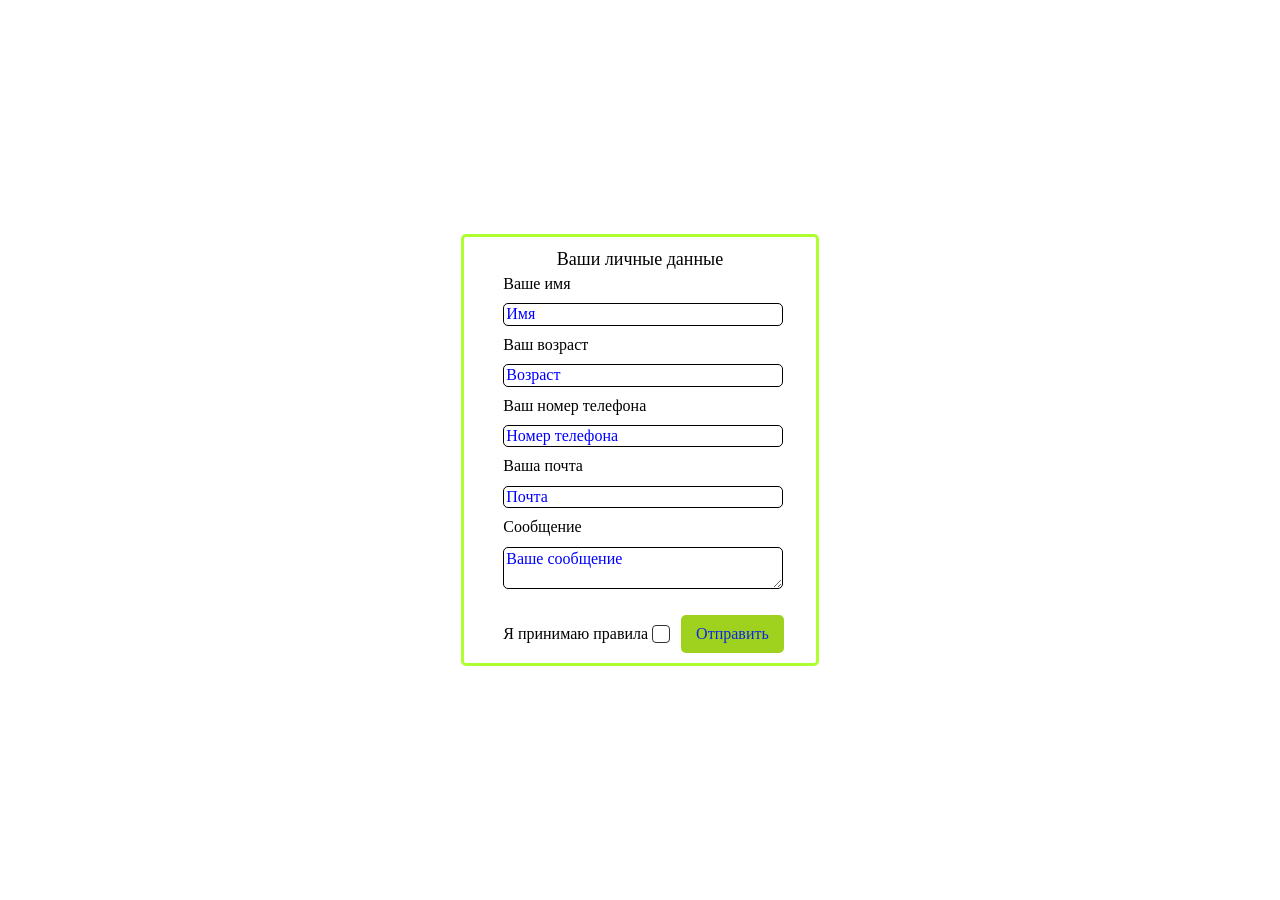
<file: lesson8/forms.html>
<!DOCTYPE html>
<html lang="en">
<head>
    <meta charset="UTF-8">
    <meta name="viewport" content="width=device-width, initial-scale=1.0">
    <link rel="stylesheet" href="style.css">
    <link rel="stylesheet" href="normalize.css">
    <title>Forms</title>
</head>
<body>
   <form>
    <fieldset>
        <legend>Ваши личные данные</legend>
        <label class="label-input">
           Ваше имя
<input class="input" type="text" placeholder="Имя" name="name" required/>
        </label>
        <label class="label-input">
            Ваш возраст
<input class="input" type="number" placeholder="Возраст" name="age" required/>
        </label>
        <label class="label-input">
            Ваш номер телефона
<input class="input" type="tel" placeholder="Номер телефона" name="tel" required/>
        </label>
        <label class="label-input">
            Ваша почта
<input class="input" type="email" placeholder="Почта" required/>
        </label>
        <label class="label-input">
            Сообщение
<textarea class="input" required placeholder="Ваше сообщение" name="message"></textarea>
        </label>
    </fieldset>
    <fieldset>
        <label class="label-checkbox">
            Я принимаю правила 
<input class="checkbox checkbox-label"  type="checkbox" required name="Согласие" value=""/>
        </label>
         <label>
             <button class="button"  type="submit">Отправить</button>
        </label>
    </fieldset>
   </form> 
</body>
</html>
</file>
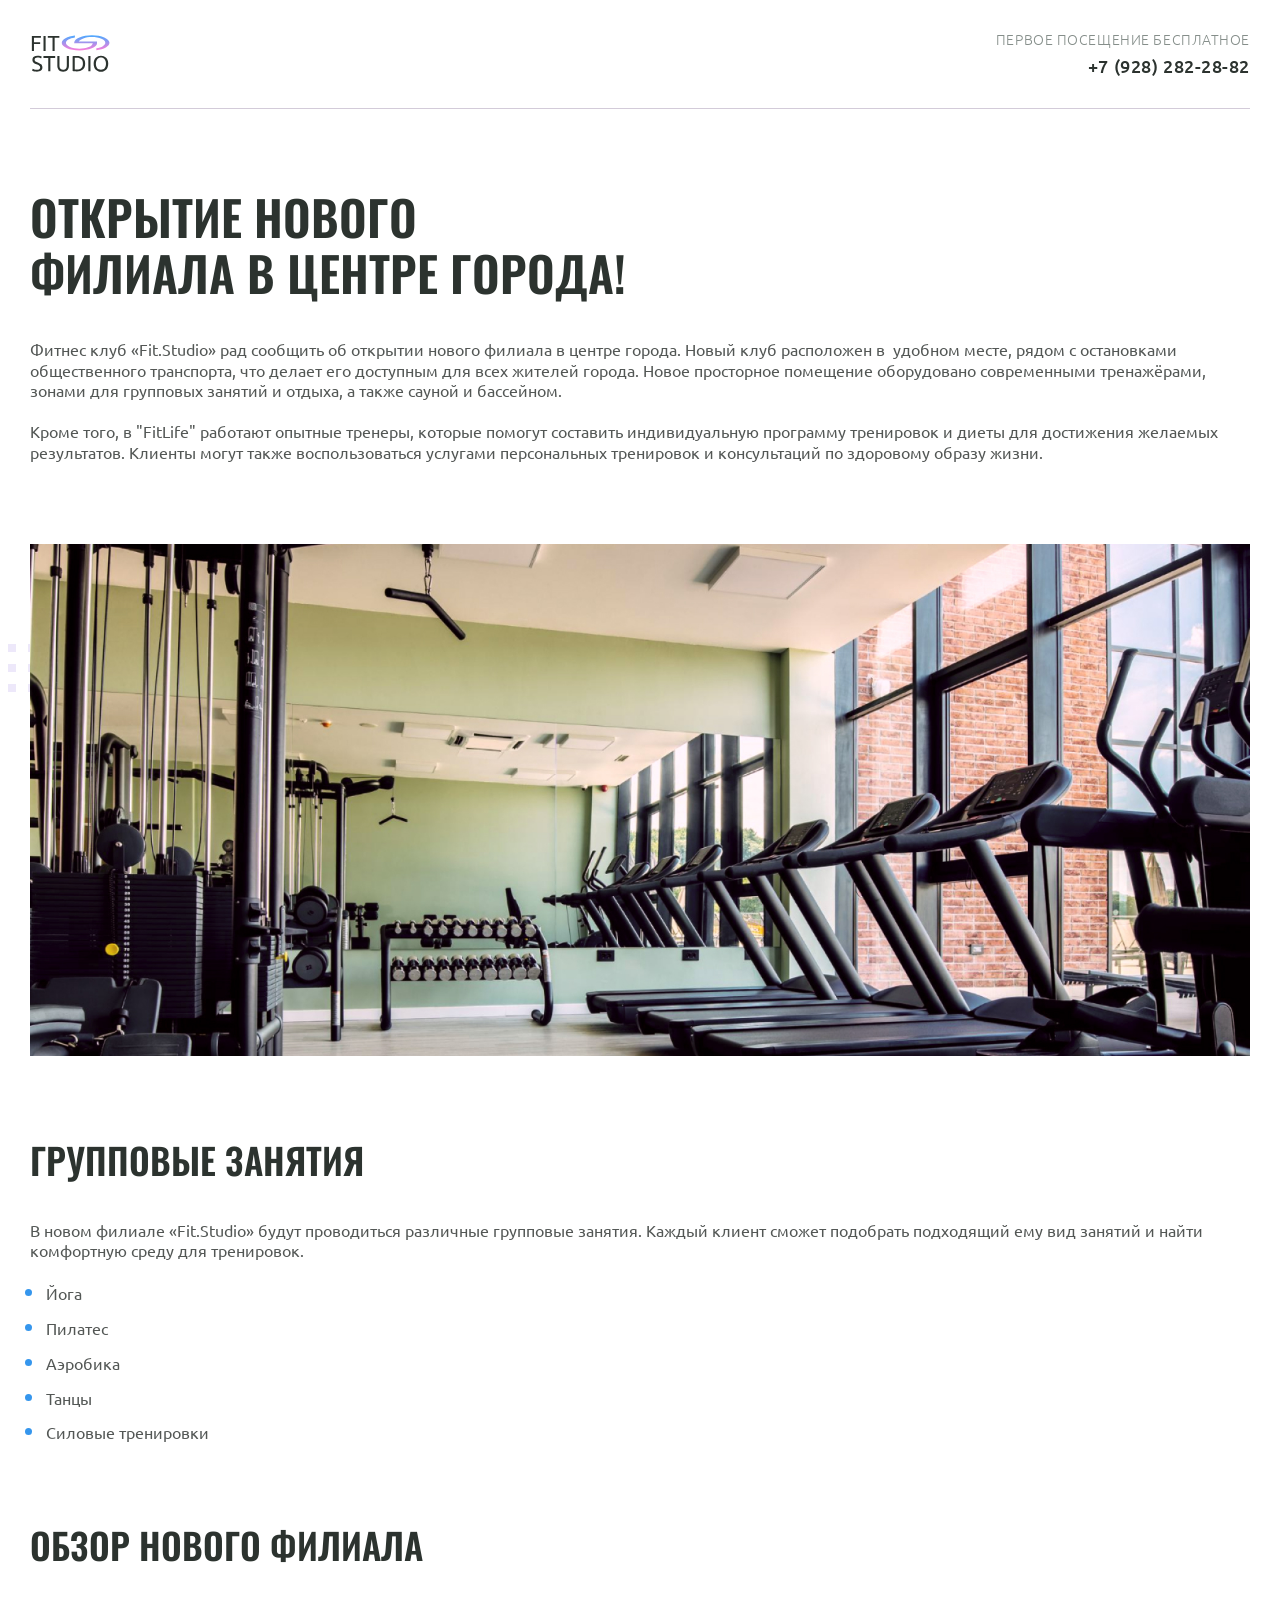
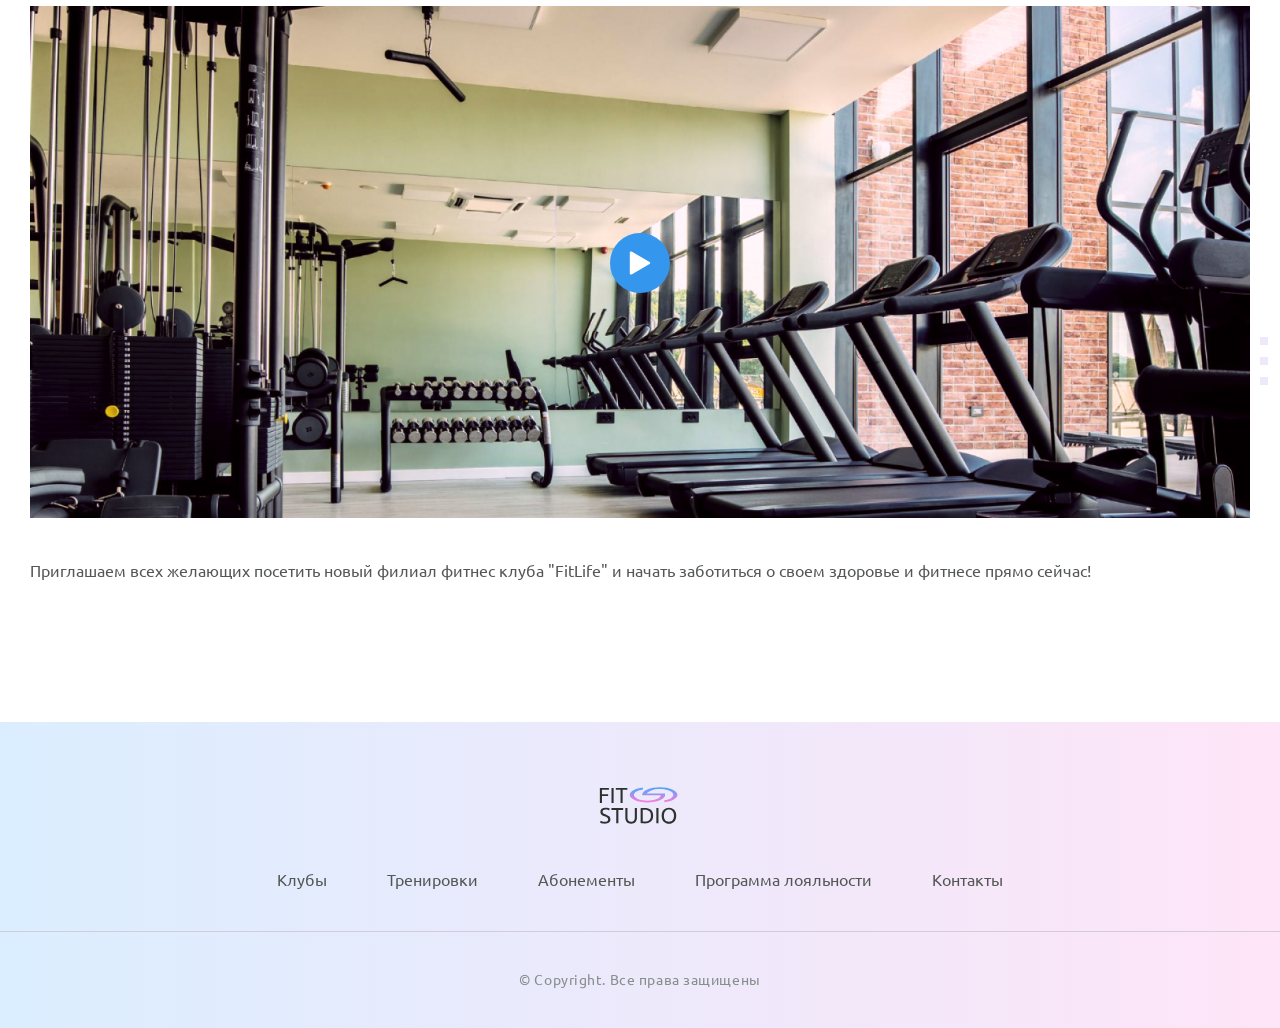
<file: lesson9/article.html>
<!DOCTYPE html>
<html lang="ru">
<head>
    <meta charset="UTF-8">
    <meta name="viewport" content="width=device-width, initial-scale=1.0">
    <title>Fit Studio - Открытие нового филиала!</title>
    <link rel="stylesheet" href="./css/normalize.css">
    <link rel="stylesheet" href="./css/fonts.css">
    <link rel="stylesheet" href="./css/globals.css">
    <link rel="stylesheet" href="./css/header.css">
    <link rel="stylesheet" href="./css/article.css">
    <link rel="stylesheet" href="./css/footer.css">
    <link rel="icon" type="image/x-icon" href="./images/favicon.ico">
</head>
<body>
   <header class="header ">
        <div class="container ">
            <div class="header-inner">
                <a href="index.html">
                <img src="./images/logo-icon.svg" width="84" height="45" alt="Логотип Fit Studio">
                </a>
                <div class="phone">
                    <p>Первое посещение бесплатное</p>
                    <a href="tel:+79282822882">+7 (928) 282-28-82</a>
                </div>
            </div>
        </div>

    </header>
    <article class="article">
      <div class="container">
        <h1 class="article-title article-title-large">
          Открытие нового филиала в центре города!
        </h1>
        <p class="article-text">
          Фитнес клуб «Fit.Studio» рад сообщить об открытии нового филиала
          в центре города. Новый клуб расположен в  удобном месте, рядом
          с остановками общественного транспорта, что делает его доступным
          для всех жителей города. Новое просторное помещение оборудовано
          современными тренажёрами, зонами для групповых занятий и отдыха,
          а также сауной и бассейном.
        </p>
        <p class="article-text article-mb-1">
          Кроме того, в "FitLife" работают опытные тренеры, которые помогут
          составить индивидуальную программу тренировок и диеты для достижения
          желаемых результатов. Клиенты могут также воспользоваться услугами
          персональных тренировок и консультаций по здоровому образу жизни.
        </p>
        <div class="article-decor-wrapper article-decor-wrapper-1 article-mb-1">
          <img
            class="article-img"
            src="./images/gym-img.jpg"
            width="1220"
            height="512"
            alt="Тренажерный зал"
          />
        </div>
        <h2 class="article-title article-title-medium">Групповые занятия</h2>
        <p class="article-text">
          В новом филиале «Fit.Studio» будут проводиться различные групповые
          занятия. Каждый клиент сможет подобрать подходящий ему вид занятий
          и найти комфортную среду для тренировок.
        </p>
        <ul class="article-list article-text article-mb-1">
          <li class="article-item">Йога</li>
          <li class="article-item">Пилатес</li>
          <li class="article-item">Аэробика</li>
          <li class="article-item">Танцы</li>
          <li class="article-item">Силовые тренировки</li>
        </ul>
        <h2 class="article-title article-title-medium">Обзор нового филиала</h2>
        <div class="article-decor-wrapper article-decor-wrapper-2 article-mb-2">
          <button class="article-play-button">
            <img
              src="./images/play-icon.svg"
              width="24"
              height="24"
              alt="Запустить"
            />
          </button>
          <img
            class="article-img"
            src="./images/gym-img.jpg"
            width="1220"
            height="512"
            alt="Тренажерный зал"
          />
        </div>
        <p class="article-text">
          Приглашаем всех желающих посетить новый филиал фитнес клуба "FitLife"
          и начать заботиться о своем здоровье и фитнесе прямо сейчас!
        </p>
      </div>
    </article>
     <footer class="footer">
        <div class="footer-top">
            <div class="container">
                <a href="/" class="footer-logo">
                <img src="./images/logo-icon.svg" width="84" height="45" alt="Логотип Fit Studio">
                </a> 
                <nav class="menu">
                    <ul>
                        <li><a href="#">Клубы</a></li>
                        <li><a href="#">Тренировки</a></li>
                        <li><a href="#">Абонементы</a></li>
                        <li><a href="#">Программа лояльности</a></li>
                        <li><a href="#">Контакты</a></li>
                    </ul>
                </nav>
            </div>
        </div>
        <div>
            <p class="copiright"> &copy; Copyright. Все права защищены</p>
        </div>

    </footer>
  </body>
</html>
</file>
<file: src/style.css>
*{padding: 0;margin: 0;border: 0;}
*,*:before,*:after{-webkit-box-sizing: border-box;box-sizing: border-box;}
:focus,:active{outline: none;}
a:focus,a:active{outline: none;}
nav,footer,header,aside{display: block;}
html,body{
    height:100%;width:100%;
    font-size:100%;line-height:1;-ms-text-size-adjust:100%;-moz-text-size-adjust:100%;-webkit-text-size-adjust:100%;}
input,button,textarea{font-family:inherit;}
input::-ms-clear{display: none;}
button{cursor: pointer;}
button::-moz-focus-inner{padding:0;border:0;}
a,a:visited{text-decoration: none;}
a:hover{text-decoration: none;}
ul li{list-style: none;}
img{vertical-align: top;}
h1,h2,h3,h4,h5,h6{font-size:inherit;font-weight: inherit;}
a{color:inherit;}



body {
    font-family: "Montserrat",SansSerif;
    color: black;
}

body.overflow {
    overflow: hidden;
}



.layout {
    display: -webkit-box;
    display: -ms-flexbox;
    display: flex;
    min-height: 100vh;
}

.sidebar {
    padding: 40px 24px 40px 0;
    -ms-flex-negative: 0;
    flex-shrink: 0;
    background-color: white;
}



.content {
    -webkit-box-flex: 1;
    -ms-flex-positive: 1;
    flex-grow: 1;
    background-color: #F4F4F4;
}

.container {
    display: -webkit-box;
    display: -ms-flexbox;
    display: flex;
    -webkit-box-orient: vertical;
    -webkit-box-direction: normal;
    -ms-flex-direction: column;
    flex-direction: column;
    -webkit-box-pack: center;
    -ms-flex-pack: center;
    justify-content: center;
    -webkit-box-align: center;
    -ms-flex-align: center;
    align-items: center;
    padding: 150px 60px 80px 60px;
}


.logo {
    margin-left: 60px;
    margin-bottom: 60px;
}

.sidebar__user {
    background-color: #F4F4F4;
    padding: 20px 30px;
    margin-left: 60px;
    margin-bottom: 100px;
    border-radius: 8px;
    border: 1px solid #DADEC9;
}

.sidebar__name {
    color:#161814;
    font-size: 18px;
    font-weight: 500;
    margin-bottom: 6px;
}

.sidebar__text {
    color: #AFB1A7;
    font-size: 13px;
    font-weight: 400;
    line-height: 130%; /* 16.9px */
}

.sidebar__item {
    width: 372px;
}

.sidebar__button {
    display: -webkit-box;
    display: -ms-flexbox;
    display: flex;
    -webkit-box-align: center;
    -ms-flex-align: center;
    align-items: center;
    gap: 10px;
    padding: 20px 60px;
    margin-bottom: 12px;
    border-radius: 0px 100px 100px 0px;
    -webkit-transition: all .5s;
    -o-transition: all .5s;
    transition: all .5s;
    cursor: pointer;
    width: 90%;
    color:#161814;
    font-size: 16px;
    font-weight: 500;
}

.sidebar__button.active , .sidebar__button:hover {
    width: 100%;
    background-color: #DAF765;
}


.content__title {
    color: #161814;
    font-size: 48px;
    font-weight: 700;
    margin-bottom: 40px;
}

.content__list {
    display: -webkit-box;
    display: -ms-flexbox;
    display: flex;
    -webkit-box-align: center;
    -ms-flex-align: center;
    align-items: center;
    -ms-flex-wrap: wrap;
    flex-wrap: wrap;
    gap: 20px;
}



.content__list-item  {
    cursor: pointer;
    padding: 12px 18px;
    background-color: #fff;
    border-radius: 10px;
    border: 1px solid #DADEC9;
    -webkit-transition: all .3s;
    -o-transition: all .3s;
    transition: all .3s;
}

.content__list-item:hover,.content__list-diplom:hover {
    background-color: #AFB1A7;
}

li a {
    padding: 12px 18px;

}


.content__list-diplom {
    -webkit-transition: all .3s;
    -o-transition: all .3s;
    transition: all .3s;
    display: inline-block;
    padding: 12px 18px;
    background-color: #fff;
    border-radius: 10px;
    border: 1px solid #DADEC9;
}

.content__decor {
    display: -webkit-box;
    display: -ms-flexbox;
    display: flex;
    -webkit-box-align: center;
    -ms-flex-align: center;
    align-items: center;
}

.content__decor-text {
    color:#BEDD44;
    font-size: 36px;
    font-weight: 700;
    line-height: 110%; /* 39.6px */
}

.content__block {
    max-width: 1200px;
}

.content__block.hidden {
    display: none;
}

.content__decor-img img{
    width: 100%;
}

.burger {
    display: none;
    padding: 5px;
    position: fixed;
    top: 3%;
    right: 7%;
    width: 40px;
    height: 40px;
    background-color: #161814;
    border-radius: 50%;
    z-index: 10;
    border: 1px solid #DAF765;
}

@media (max-width: 768px) {
    .burger {
        display: block;
    }

    .sidebar {
        -webkit-transition: all .3s;
        -o-transition: all .3s;
        transition: all .3s;
        -webkit-transform: translateX(-100%);
        -ms-transform: translateX(-100%);
        transform: translateX(-100%);
        position: fixed;
        top: 0;
        left: 0;
        bottom: 0;
        z-index: 5;
    }

    .sidebar.show {
        -webkit-transform: translateX(0%);
        -ms-transform: translateX(0%);
        transform: translateX(0%);
    }

    .overlay {
        opacity: 0;
        pointer-events: none;
        -webkit-transition: all .3s;
        -o-transition: all .3s;
        transition: all .3s;
        position: absolute;
        top: 0;
        right: 0;
        left: 0;
        bottom: 0;
        z-index: 3;
        background-color: #000000e0;
    }

    .overlay.show {
        opacity: 1;
        pointer-events: all;
    }

    .container {
        padding: 40px 20px;
        min-height: 100%;
    }

    .content__decor {
        margin-top: 20px;
        -webkit-box-orient: vertical;
        -webkit-box-direction: normal;
        -ms-flex-direction: column;
        flex-direction: column;
    }
}

@media (max-width: 400px) {
    .sidebar__user {
        margin-left: 0;
    }
}
</file>
<file: lesson10/css/fonts.css>
@font-face {
    font-family: "Ubuntu";
    src:local("Ubuntu"), url("../fonts/Ubuntu-Light.woff2") format("woff2");
    font-weight:300;
    font-style: normal;
    font-display: swap;
}
@font-face {
font-family: "Ubuntu";
    src:local("Ubuntu"), url("../fonts/Ubuntu-Regular.woff2") format("woff2");
    font-weight:400;
    font-style: normal;
    font-display: swap;
}
@font-face {
    font-family: "Ubuntu";
    src:local("Ubuntu"), url("../fonts/Ubuntu-Medium.woff2") format("woff2");
    font-weight:500;
    font-style: normal;
    font-display: swap;
}
@font-face {
    font-family: "Oswald";
    src:local("Oswald"), url("../fonts/Oswald-Medium.woff2") format("woff2");
    font-weight: 500;
    font-style: normal;
    font-display: swap;
}
@font-face {
    font-family: "Oswald";
    src:local("Oswald"), url("../fonts/Oswald-SemiBold.woff2") format("woff2");
    font-weight:600;
    font-style: normal;
    font-display: swap;
}
</file>
<file: lesson10/css/globals.css>
html {
    font-family: "Ubuntu" , sans-serif;
    font-weight: 400;
}
body *,
*::before,
*::after {
    box-sizing: border-box;
}
body {
    min-height: 100vh;
    display: flex;
    flex-direction: column;
}
h1,
h2,
h3,
h4,
h5,
h6,
p {
    margin: 0;
}
a {
    text-decoration: none;
}
.container {
    max-width: 1250px;
    margin: 0 auto;
    padding: 0 15px;
}
.text {
    font-weight: 400;
    font-size: 16px;
    line-height: 130%;
    color: #535755;
}
.button {
    display: inline-block;
    padding: 19px 32px;
    font-weight: 500;
    font-size: 15px;
    line-height: 130%;
    letter-spacing: 0.02em;
    text-transform: uppercase;
    text-align: center;
    color: #fff;
    background: #3596ed;
    transition: 0.2s;
}
.button:hover {
    opacity: 0.85;
}
.section {
    margin-bottom: 140px;
}
.title-large {
  max-width: 596px;
  margin-bottom: 40px;
  font-size: 48px;
  font-family: Oswald, sans-serif;
  font-weight: 600;
  line-height: 115%;
  text-transform: uppercase;
  color: #2c332f;
}
.text-sub {
    font-weight: 300;
    font-size: 14px;
    letter-spacing: 0.04em;
    text-transform: uppercase;
    text-align: right;
    color: #858e8a;
}
</file>
<file: lesson10/css/header.css>
.header-inner {
    display: flex; 
    justify-content: space-between;
    align-items: center;
    gap: 10px;
    padding-top:30px;
    padding-bottom:30px;
    border-bottom: 1px solid #d3cbd9;
}
.phone {
  text-align: right;  
}
.phone p {
    margin-bottom: 8px
}
.phone a {
    font-weight: 500;
    font-size: 18px;
    color: #2c332f;

}
.phone a:hover {
    color: #3596ed;
    transition: 0.2s;

}
</file>
<file: lesson10/css/index.css>
.hero {
    position: relative;
    padding-top: 80px;
}
.hero-container {
    display: flex;
    align-items: center;
    gap: 28px;
}
.hero::after {
    content: '';
     position: absolute;
     z-index: -1;
     bottom: 106px;
    width: 100%;
    height: 48px;
    background: url(../images/decor-large-icon.svg) repeat-x;
}

.hero h1 {
    margin-bottom: 40px;
    font-family: "Oswald", sans-serif;
    font-weight: 600;
    font-size: 62px;
    line-height: 115%;
    text-transform: uppercase;
    color: #2c332f;
}
.hero h1 strong {
    font-weight: 600;
    color: #3596ed;
}
.hero-info .text {
    max-width: 440px;
    margin-bottom: 140px;
}
.hero-images {
    display: flex;
    position: relative;
}
.hero-choose {
    position: absolute;
    top: 40px;
    left: 50%;
    transform: translateX(-50%);
    max-width: 161px;
    border: 1px solid #535755;
    padding: 22px;
    text-align: center;
    background: rgb(255 255 255/ 0.9)
}
.news-container {
    display: inline-flex;
    gap: 28px;
}
.news-article {
    display: flex;
    flex-direction: column;
    max-width: 284px;
    background-color: white;
    border: 1px solid #d3cbd9;
    overflow: hidden;
} 
.news-article img {
    display: block;
}
.news-info {
    padding: 20px 20px 0; 
    margin-bottom: 12px;
}
.news-date {
    display: inline-block;
    margin-bottom: 8px ;
}
.news-article footer {
    padding : 0 20px 20px;
    margin-top: auto;
}
.news-link {
    display: inline-flex;
    align-items: center;
    gap: 8px;
    font-weight: 400;
    font-size: 16px;
    line-height: 16px;
    color: #3596ed;
}
.news-link::after {
    display: inline-block;
    content: ""; 
    width: 22px;
    height: 9px;
    background-image: url(../images/arrow-right-icon.svg);
    transition: transform 0.2s ;
}
.news-link:hover::after {
    transform: translateX(5px);

}
</file>
<file: lesson10/css/footer.css>
.footer {
    margin-top: auto;
    padding: 60px 0 40px;
    background: linear-gradient(90deg, rgba(73, 169, 255, 0.2) 0%, rgba(252, 124, 217, 0.2) 100%);
    text-align: center;
}
.footer-top {
    border-bottom: 1px solid #d3cbd9;
    padding-bottom: 40px;
    margin-bottom: 40px;
}
.footer-logo {
    display: inline-block;
    margin-bottom: 40px;
}
.menu ul {
    display: flex;
    justify-content:center;
    align-items:center;
    list-style: none;
    margin: 0;
    padding: 0;
    gap: 60px;
}
.menu a {
    font-weight: 400;
    font-size: 16px;
    line-height: 130%;
    color: #535755;
    
}
.menu a:hover {
    color: #3596ed;
    transition: 0.2s;
}
.copiright {
    font-weight: 400;
font-size: 14px;
letter-spacing: 0.04em;
color: #858e8a;
}
</file>
<file: lesson11/css/fonts.css>
@font-face {
    font-family: "Ubuntu";
    src:local("Ubuntu"), url("../fonts/Ubuntu-Light.woff2") format("woff2");
    font-weight:300;
    font-style: normal;
    font-display: swap;
}
@font-face {
font-family: "Ubuntu";
    src:local("Ubuntu"), url("../fonts/Ubuntu-Regular.woff2") format("woff2");
    font-weight:400;
    font-style: normal;
    font-display: swap;
}
@font-face {
    font-family: "Ubuntu";
    src:local("Ubuntu"), url("../fonts/Ubuntu-Medium.woff2") format("woff2");
    font-weight:500;
    font-style: normal;
    font-display: swap;
}
@font-face {
    font-family: "Oswald";
    src:local("Oswald"), url("../fonts/Oswald-Medium.woff2") format("woff2");
    font-weight: 500;
    font-style: normal;
    font-display: swap;
}
@font-face {
    font-family: "Oswald";
    src:local("Oswald"), url("../fonts/Oswald-SemiBold.woff2") format("woff2");
    font-weight:600;
    font-style: normal;
    font-display: swap;
}
</file>
<file: lesson11/css/globals.css>
html {
    font-family: "Ubuntu" , sans-serif;
    font-weight: 400;
}
body *,
*::before,
*::after {
    box-sizing: border-box;
}
body {
    min-height: 100vh;
    display: flex;
    flex-direction: column;
}
h1,
h2,
h3,
h4,
h5,
h6,
p {
    margin: 0;
}
a {
    text-decoration: none;
}
a , button {
    outline: none ;
}
.container {
    max-width: 1250px;
    margin: 0 auto;
    padding: 0 15px;
}
.text {
    font-weight: 400;
    font-size: 16px;
    line-height: 130%;
    color: #535755;
}
.button {
    display: inline-block;
    padding: 19px 32px;
    font-weight: 500;
    font-size: 15px;
    line-height: 130%;
    letter-spacing: 0.02em;
    text-transform: uppercase;
    text-align: center;
    color: #fff;
    background-color: #3596ed;
    transition: opacity 0.2s , background-color 0.1s  ;
}
.button:hover {
    opacity: 0.8;
}
.button:not(:disabled):active {
    background-color: #6328af;
}
button.button:disabled {
  opacity:0.65;
  cursor: default;  
}
.section {
    margin-bottom: 140px;
}
.title-large {
  font-family: Oswald, sans-serif;
  max-width: 596px;
  margin-bottom: 40px;
  font-size: 48px;
  font-weight: 600;
  line-height: 115%;
  text-transform: uppercase;
  color: #2c332f;
}
.title-medium {
    font-family: Oswald, sans-serif;
    font-weight: 500;
    font-size: 24px;    
    line-height: 115%;
    text-transform: uppercase;
    color: #2c332f;

}
.text-sub {
    font-weight: 300;
    font-size: 14px;
    letter-spacing: 0.04em;
    text-transform: uppercase;
    text-align: right;
    color: #858e8a;
}
a:focus-visible , 
button:focus-visible,
summary:focus-visible {
    outline: 3px solid #2c7dc4;
    outline-offset: 1px            ;
}
</file>
<file: lesson11/css/header.css>
.header-inner {
    display: flex; 
    justify-content: space-between;
    align-items: center;
    gap: 10px;
    padding-top:30px;
    padding-bottom:30px;
    border-bottom: 1px solid #d3cbd9;
}
.phone {
  text-align: right;  
}
.phone p {
    margin-bottom: 8px
}
.phone a {
    font-weight: 500;
    font-size: 18px;
    color: #2c332f;

}
.phone a:hover {
    color: #3596ed;
    transition: 0.2s;

}
</file>
<file: lesson11/css/index.css>
.hero {
    position: relative;
    padding-top: 80px;
}
.hero-container {
    display: flex;
    align-items: center;
    gap: 28px;
}
.hero::after {
    content: '';
     position: absolute;
     z-index: -1;
     bottom: 106px;
    width: 100%;
    height: 48px;
    background: url(../images/decor-large-icon.svg) repeat-x;
}

.hero h1 {
    margin-bottom: 40px;
    font-family: "Oswald", sans-serif;
    font-weight: 600;
    font-size: 62px;
    line-height: 115%;
    text-transform: uppercase;
    color: #2c332f;
}
.hero h1 strong {
    font-weight: 600;
    color: #3596ed;
}
.hero-info .text {
    max-width: 440px;
    margin-bottom: 140px;
}
.hero-images {
    display: flex;
    position: relative;
}
.hero-choose {
    position: absolute;
    top: 40px;
    left: 50%;
    transform: translateX(-50%);
    max-width: 161px;
    border: 1px solid #535755;
    padding: 22px;
    text-align: center;
    background: rgb(255 255 255/ 0.9)
}
.news-container {
    display: inline-flex;
    gap: 28px;
}
.news-article {
    display: flex;
    flex-direction: column;
    max-width: 284px;
    background-color: white;
    border: 1px solid #d3cbd9;
    overflow: hidden;
} 
.news-article img {
    display: block;
}
.news-info {
    padding: 20px 20px 0; 
    margin-bottom: 12px;
}
.news-date {
    display: inline-block;
    margin-bottom: 8px ;
}
.news-article footer {
    padding : 0 20px 20px;
    margin-top: auto;
}
.news-link {
    display: inline-flex;
    align-items: center;
    gap: 8px;
    font-weight: 400;
    font-size: 16px;
    line-height: 16px;
    color: #3596ed;
}
.news-link::after {
    display: inline-block;
    content: ""; 
    width: 22px;
    height: 9px;
    background-image: url(../images/arrow-right-icon.svg);
    transition: transform 0.2s ;
}
.news-link:hover::after {
    transform: translateX(5px);

}
.faq {
    position: relative;
}
.faq::before {
    content: "";
    position: absolute;
     z-index: -1;
     top: 215px;
    width: calc(50% - 230px);
    height: 48px;
    background: url(../images/decor-large-icon.svg) repeat-x;
}
.faq-container {
    display: flex;
    gap: 28px;
}
details {
  margin-bottom: 20px; 
  border-block: 1px solid #d3cbd9 ;
}
details[open] summary::after {
    transform:rotate(180deg);
}
summary {
    display: flex;
    align-items: center;
    justify-content: space-between;
    gap: 10px;
    padding: 20px;
    list-style: none;
    cursor: pointer;
    
}
summary::after {
    content: "";
    display: inline-block;
    width: 17px;
    height: 22px; 
    background: url(../images/arrow-down-icon.svg) no-repeat center /cover;
}
/* Удаление маркера для браузера Safari */

summary::-webkit-details-marker { 
    display: none;
}
details > p {
    padding: 0 20px 20px;
}
</file>
<file: lesson11/css/footer.css>
.footer {
    margin-top: auto;
    padding: 60px 0 40px;
    background: linear-gradient(90deg, rgba(73, 169, 255, 0.2) 0%, rgba(252, 124, 217, 0.2) 100%);
    text-align: center;
}
.footer-top {
    border-bottom: 1px solid #d3cbd9;
    padding-bottom: 40px;
    margin-bottom: 40px;
}
.footer-logo {
    display: inline-block;
    margin-bottom: 40px;
}
.menu ul {
    display: flex;
    justify-content:center;
    align-items:center;
    list-style: none;
    margin: 0;
    padding: 0;
    gap: 60px;
}
.menu a {
    font-weight: 400;
    font-size: 16px;
    line-height: 130%;
    color: #535755;
    
}
.menu a:hover {
    color: #3596ed;
    transition: 0.2s;
}
.copiright {
    font-weight: 400;
font-size: 14px;
letter-spacing: 0.04em;
color: #858e8a;
}
</file>
<file: lesson3/style.css>
table{
    border-spacing: 0;
    border-collapse: collapse; 
    text-align: center; 
     
}
caption{
    font-weight: 700;
    padding: 2px;
     border: 1px solid #000;
    border-bottom: none;
}
.color{
    color: rgb(255, 0, 0);

}
td,th {
border: 1px solid #000;
padding: 2px;
}
</file>
<file: lesson4/style.css>
body {
    font-family:'Times New Roman', Times, serif  

}

fieldset {
max-width: 230px;
border-radius: 5px;

}
h4 {
    margin: 5px 0

}
textarea {
    resize: vertical;
    max-height: 100px;
    min-height: 25px;
}

#input1 {
    display: flex;
    margin: 5px 0 ;
    border-radius: 5px;
    cursor:auto;

}
#input2 {
    display: flex;
    margin: 5px 0 ;
    border-radius: 5px;
    cursor:auto;
}
#input3 {
    display: flex;
    margin: 5px 0 ;
    border-radius: 5px;
    cursor:auto;
}
#input4 {
    display: flex;
    margin: 5px 0 ;
    border-radius: 5px;
    cursor:auto;

}#input5 {
    display: flex;
    margin: 5px 0 ;
    border-radius: 5px;
    border-width: 2px;
    
}
#input6 {
border-radius: 5px;  

}
#input7 {
    margin-top: 15px;
    cursor:pointer;
    border-radius: 5px;
    
}
</file>
<file: lesson10/css/article.css>
.article {
  padding-top: 80px;
  padding-bottom: 120px;
}

.article-title-medium {
  font-size: 36px;
}

.article-text {
  margin-bottom: 20px;
  font-weight: 400;
  font-size: 16px;
  line-height: 130%;
  color: #535755;
}

.article-mb-1 {
  margin-bottom: 80px;
}

.article-mb-2 {
  margin-bottom: 40px;
}

.article-decor-wrapper {
  position: relative;
}

.article-decor-wrapper::before {
  content: "";
  position: absolute;
  z-index: -1;
  background: url("../images/decor-icon.svg") no-repeat;
  width: 528px;
  height: 48px;
}

.article-decor-wrapper-1::before {
  top: 100px;
  left: -350px;
}

.article-decor-wrapper-2::before {
  right: -350px;
  bottom: 136px;
}

.article-img,
.article-video {
  width: 100%;
}

.article-list {
  margin-top: 0;
  padding-left: 16px;
}

.article-item {
  margin-bottom: 12px;
}

.article-item::marker {
  font-size: 22px;
  color: #3596ed;
}

.article-play-button {
  position: absolute;
  top: 50%;
  left: 50%;
  transform: translate(-50%, -50%);
  display: flex;
  align-items: center;
  justify-content: center;
  width: 60px;
  height: 60px;
  padding: 0;
  background-color: #3596ed;
  border: none;
  border-radius: 50%;
  cursor: pointer;
}
</file>
<file: lesson7/css/fonts.css>
@font-face {
  font-family: "Ubuntu";
  src: local("Ubuntu"), url("../fonts/UbuntuLight.woff2") format("woff2");
  font-weight: 300;
  font-style: normal;
  font-display: swap;
}

@font-face {
  font-family: "Ubuntu";
  src: local("Ubuntu"), url("../fonts/UbuntuRegular.woff2") format("woff2");
  font-weight: 400;
  font-style: normal;
  font-display: swap;
}

@font-face {
  font-family: "Ubuntu";
  src: local("Ubuntu"), url("../fonts/UbuntuMedium.woff2") format("woff2");
  font-weight: 500;
  font-style: normal;
  font-display: swap;
}

@font-face {
  font-family: "Oswald";
  src: local("Oswald"), url("../fonts/OswaldMedium.woff2") format("woff2");
  font-weight: 500;
  font-style: normal;
  font-display: swap;
}

@font-face {
  font-family: "Oswald";
  src: local("Oswald"), url("../fonts/OswaldSemiBold.woff2") format("woff2");
  font-weight: 600;
  font-style: normal;
  font-display: swap;
}
</file>
<file: lesson7/css/article.css>
html {
  font-family: Ubuntu, sans-serif;
  font-weight: 400;
}

body * {
  box-sizing: border-box;
}

h1,
h2,
h3,
h4,
h5,
h6,
p {
  margin: 0;
}

.container {
  max-width: 1250px;
  margin: 0 auto;
  padding: 0 15px;
}

.article {
  padding-top: 80px;
  padding-bottom: 120px;
}

.article-title {
  max-width: 596px;
  margin-bottom: 40px;
  font-family: Oswald;
  font-weight: 600;
  line-height: 115%;
  text-transform: uppercase;
  color: #2c332f;
}

.article-title-large {
  font-size: 48px;
}

.article-title-medium {
  font-size: 36px;
}

.article-text {
  margin-bottom: 20px;
  font-weight: 400;
  font-size: 16px;
  line-height: 130%;
  color: #535755;
}

.article-mb-1 {
  margin-bottom: 80px;
}

.article-mb-2 {
  margin-bottom: 40px;
}

.article-decor-wrapper {
  position: relative;
}

.article-decor-wrapper::before {
  content: "";
  position: absolute;
  z-index: -1;
  background: url("../images/decor-icon.svg") no-repeat;
  width: 528px;
  height: 48px;
}

.article-decor-wrapper-1::before {
  top: 100px;
  left: -350px;
}

.article-decor-wrapper-2::before {
  right: -350px;
  bottom: 136px;
}

.article-img,
.article-video {
  width: 100%;
}

.article-list {
  margin-top: 0;
  padding-left: 16px;
}

.article-item {
  margin-bottom: 12px;
}

.article-item::marker {
  font-size: 22px;
  color: #3596ed;
}

.article-play-button {
  position: absolute;
  top: 50%;
  left: 50%;
  transform: translate(-50%, -50%);
  display: flex;
  align-items: center;
  justify-content: center;
  width: 60px;
  height: 60px;
  padding: 0;
  background-color: #3596ed;
  border: none;
  border-radius: 50%;
  cursor: pointer;
}
</file>
<file: lesson8/style.css>
* body {
    font-family:'Times New Roman', Times, serif ;
    box-sizing: border-box;
    display: flex;
    justify-content: center;
    align-items: center;
    min-height: 100vh;
}
form {
    border: 3px solid greenyellow; 
    border-radius: 5px;
    padding: 0 25px;
}

fieldset {
    border: none;
border-radius: 5px;
}
legend {
    font-size: 18px;
    margin: 0 auto;
    padding-top:12px;
}

textarea {
    resize: vertical;
    max-height: 100px;
    min-height: 25px;
}
.input {
    display: flex;
    width: 100%;
    margin: 10px 0 ;
    border: 0.5px solid;
    border-radius: 5px;
    cursor:auto;  
}
.input::placeholder {
    color:blue; 
}
.label-checkbox {
    display: inline-block;
    padding-right: 22px;
}
.checkbox {
    position: absolute;
border-radius: 5px; 
appearance: none;
}
.checkbox::after {
    content:'';
    position: absolute;
    left: 4px;
    width: 16px;
    height: 16px;
    border: 1px solid #333;
    border-radius: 4px;
}
.checkbox:checked::after {
    background: url("./images/Tick_Mark_icon-icons.com_69146.svg") no-repeat center, #fcfcfc;
}
.input:disabled,
.checkbox:disabled::after,
.button:disabled {
    opacity: 0.5;
    cursor: not-allowed;
}
.button {
    margin-top: 0;
    position: relative;
    left: 7px;
    cursor:pointer;
    border-radius: 5px;
    padding: 10px 15px;
    border: none;
    background-color: #9fd21e;
    color: #0c27e9;
    transition: opacity 0.2s;
}
.button:hover {
   opacity: 0.8; 
} 
.button:disabled 
.button:not(:disabled):active {
    background-color: #628213;
}
 
.button:active {
    background-color: #628213;
}
.input:focus-visible ,
.checkbox:focus-visible::after,
.button:focus-visible {
    outline: 2px solid chartreuse;
    outline-offset: 1px;
}
</file>
<file: lesson9/css/fonts.css>
@font-face {
    font-family: "Ubuntu";
    src:local("Ubuntu"), url("../fonts/Ubuntu-Light.woff2") format("woff2");
    font-weight:300;
    font-style: normal;
    font-display: swap;
}
@font-face {
font-family: "Ubuntu";
    src:local("Ubuntu"), url("../fonts/Ubuntu-Regular.woff2") format("woff2");
    font-weight:400;
    font-style: normal;
    font-display: swap;
}
@font-face {
    font-family: "Ubuntu";
    src:local("Ubuntu"), url("../fonts/Ubuntu-Medium.woff2") format("woff2");
    font-weight:500;
    font-style: normal;
    font-display: swap;
}
@font-face {
    font-family: "Oswald";
    src:local("Oswald"), url("../fonts/Oswald-Medium.woff2") format("woff2");
    font-weight: 500;
    font-style: normal;
    font-display: swap;
}
@font-face {
    font-family: "Oswald";
    src:local("Oswald"), url("../fonts/Oswald-SemiBold.woff2") format("woff2");
    font-weight:600;
    font-style: normal;
    font-display: swap;
}
</file>
<file: lesson9/css/globals.css>
html {
    font-family: "Ubuntu" , sans-serif;
    font-weight: 400;
}
body *,
*::before,
*::after {
    box-sizing: border-box;
}
body {
    min-height: 100vh;
    display: flex;
    flex-direction: column;
}
h1,
h2,
h3,
h4,
h5,
h6,
p {
    margin: 0;
}
a {
    text-decoration: none;
}
.container {
    max-width: 1250px;
    margin: 0 auto;
    padding: 0 15px;
}
</file>
<file: lesson9/css/header.css>
.header-inner {
    display: flex; 
    justify-content: space-between;
    align-items: center;
    gap: 10px;
    padding-top:30px;
    padding-bottom:30px;
    border-bottom: 1px solid #d3cbd9;
}
.phone {
    font-weight: 300;
    font-size: 14px;
    letter-spacing: 0.04em;
    text-transform: uppercase;
    text-align: right;
    color: #858e8a;
}
.phone p {
    margin-bottom: 8px
}
.phone a {
    font-weight: 500;
    font-size: 18px;
    color: #2c332f;

}
.phone a:hover {
    color: #3596ed;
    transition: 0.2s;

}
</file>
<file: lesson9/css/article.css>
.article {
  padding-top: 80px;
  padding-bottom: 120px;
}

.article-title {
  max-width: 596px;
  margin-bottom: 40px;
  font-family: Oswald;
  font-weight: 600;
  line-height: 115%;
  text-transform: uppercase;
  color: #2c332f;
}

.article-title-large {
  font-size: 48px;
}

.article-title-medium {
  font-size: 36px;
}

.article-text {
  margin-bottom: 20px;
  font-weight: 400;
  font-size: 16px;
  line-height: 130%;
  color: #535755;
}

.article-mb-1 {
  margin-bottom: 80px;
}

.article-mb-2 {
  margin-bottom: 40px;
}

.article-decor-wrapper {
  position: relative;
}

.article-decor-wrapper::before {
  content: "";
  position: absolute;
  z-index: -1;
  background: url("../images/decor-icon.svg") no-repeat;
  width: 528px;
  height: 48px;
}

.article-decor-wrapper-1::before {
  top: 100px;
  left: -350px;
}

.article-decor-wrapper-2::before {
  right: -350px;
  bottom: 136px;
}

.article-img,
.article-video {
  width: 100%;
}

.article-list {
  margin-top: 0;
  padding-left: 16px;
}

.article-item {
  margin-bottom: 12px;
}

.article-item::marker {
  font-size: 22px;
  color: #3596ed;
}

.article-play-button {
  position: absolute;
  top: 50%;
  left: 50%;
  transform: translate(-50%, -50%);
  display: flex;
  align-items: center;
  justify-content: center;
  width: 60px;
  height: 60px;
  padding: 0;
  background-color: #3596ed;
  border: none;
  border-radius: 50%;
  cursor: pointer;
}
</file>
<file: lesson9/css/footer.css>
.footer {
    margin-top: auto;
    padding: 60px 0 40px;
    background: linear-gradient(90deg, rgba(73, 169, 255, 0.2) 0%, rgba(252, 124, 217, 0.2) 100%);
    text-align: center;
}
.footer-top {
    border-bottom: 1px solid #d3cbd9;
    padding-bottom: 40px;
    margin-bottom: 40px;
}
.footer-logo {
    display: inline-block;
    margin-bottom: 40px;
}
.menu ul {
    display: flex;
    justify-content:center;
    align-items:center;
    list-style: none;
    margin: 0;
    padding: 0;
    gap: 60px;
}
.menu a {
    font-weight: 400;
    font-size: 16px;
    line-height: 130%;
    color: #535755;
    
}
.menu a:hover {
    color: #3596ed;
    transition: 0.2s;
}
.copiright {
    font-weight: 400;
font-size: 14px;
letter-spacing: 0.04em;
color: #858e8a;
}
</file>
